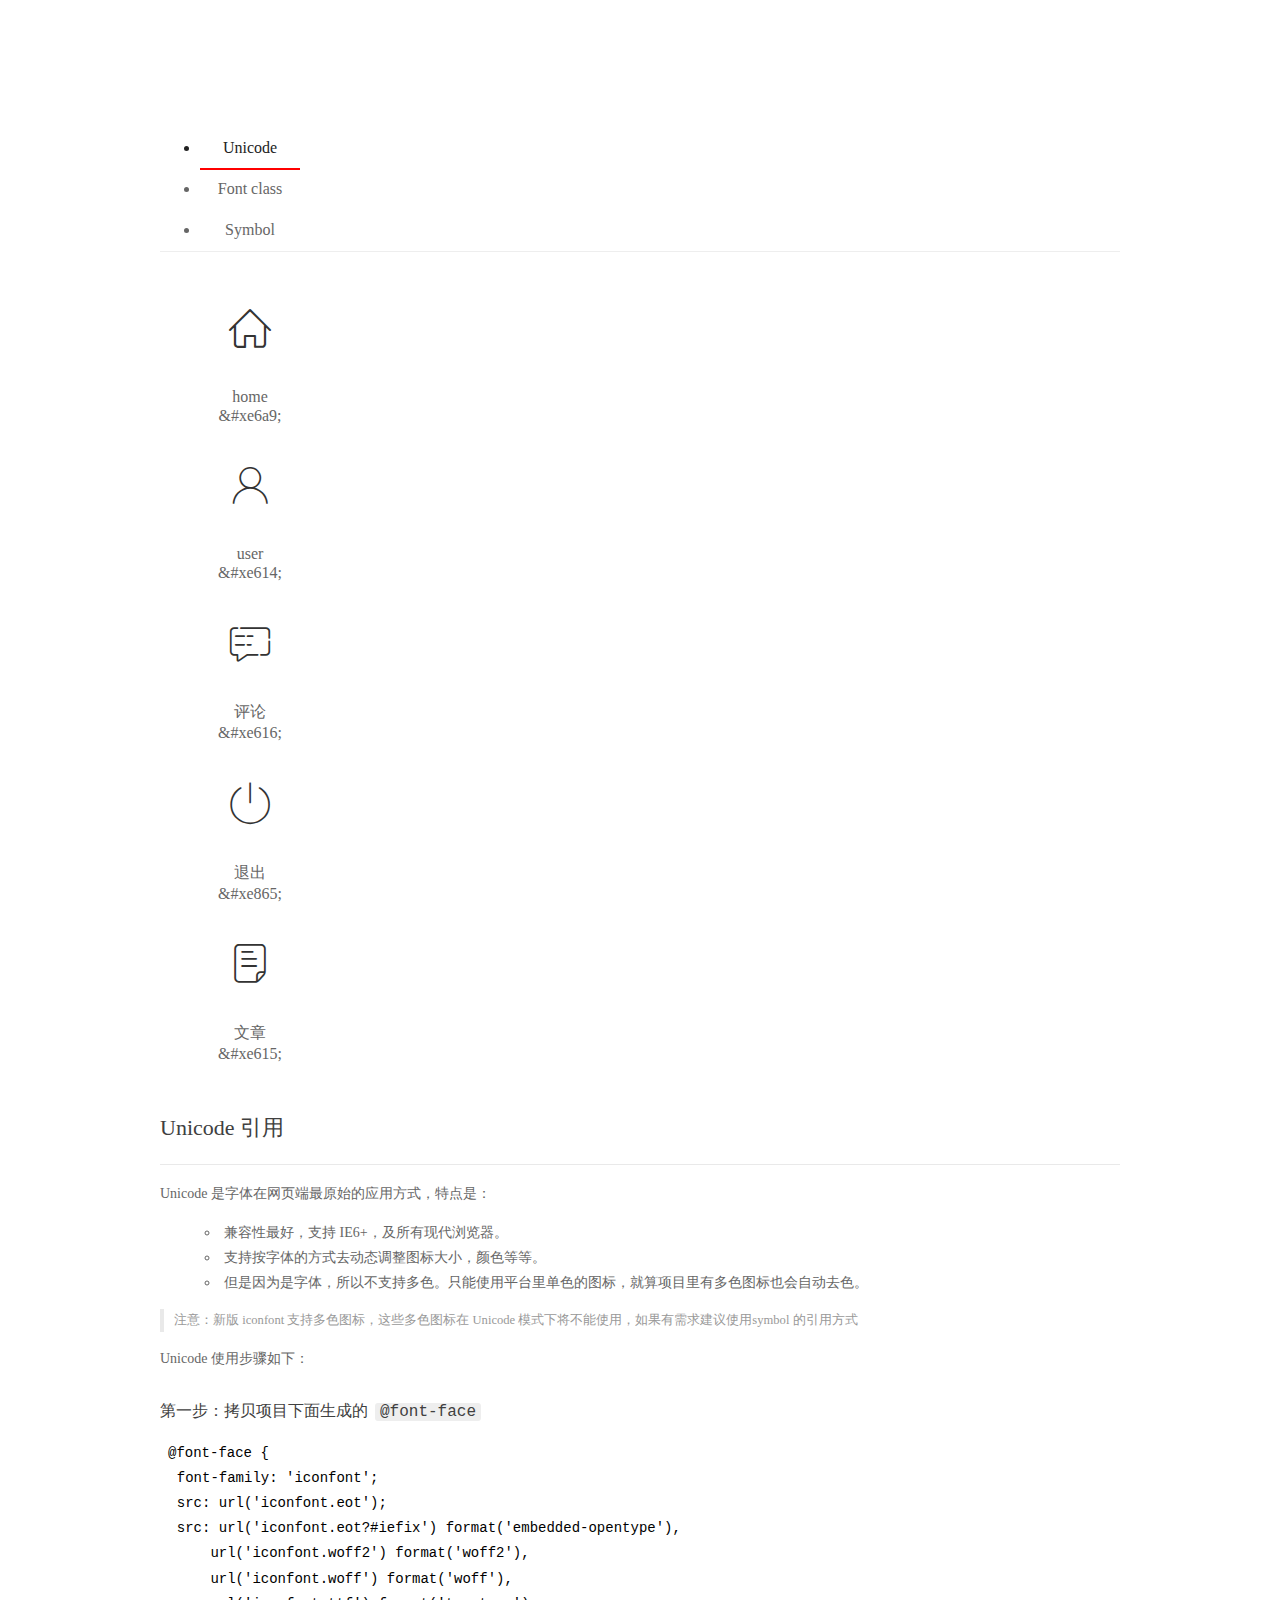
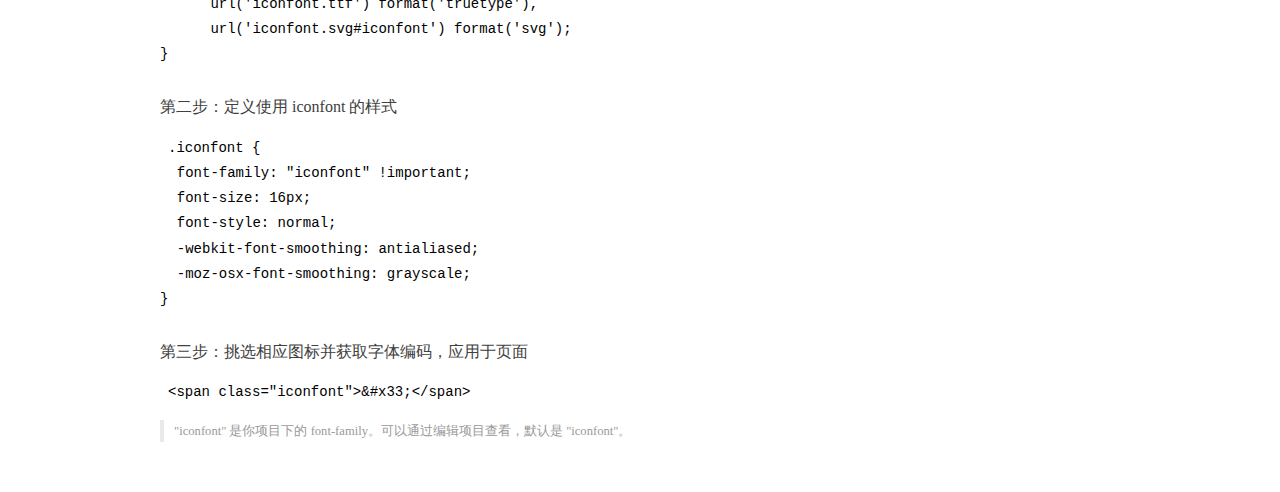
<file: fonts/demo_index.html>
<!DOCTYPE html>
<html>
<head>
  <meta charset="utf-8"/>
  <title>IconFont Demo</title>
  <link rel="shortcut icon" href="https://gtms04.alicdn.com/tps/i4/TB1_oz6GVXXXXaFXpXXJDFnIXXX-64-64.ico" type="image/x-icon"/>
  <link rel="stylesheet" href="https://g.alicdn.com/thx/cube/1.3.2/cube.min.css">
  <link rel="stylesheet" href="demo.css">
  <link rel="stylesheet" href="iconfont.css">
  <script src="iconfont.js"></script>
  <!-- jQuery -->
  <script src="https://a1.alicdn.com/oss/uploads/2018/12/26/7bfddb60-08e8-11e9-9b04-53e73bb6408b.js"></script>
  <!-- 代码高亮 -->
  <script src="https://a1.alicdn.com/oss/uploads/2018/12/26/a3f714d0-08e6-11e9-8a15-ebf944d7534c.js"></script>
</head>
<body>
  <div class="main">
    <h1 class="logo"><a href="https://www.iconfont.cn/" title="iconfont 首页" target="_blank">&#xe86b;</a></h1>
    <div class="nav-tabs">
      <ul id="tabs" class="dib-box">
        <li class="dib active"><span>Unicode</span></li>
        <li class="dib"><span>Font class</span></li>
        <li class="dib"><span>Symbol</span></li>
      </ul>
      
    </div>
    <div class="tab-container">
      <div class="content unicode" style="display: block;">
          <ul class="icon_lists dib-box">
          
            <li class="dib">
              <span class="icon iconfont">&#xe6a9;</span>
                <div class="name">home</div>
                <div class="code-name">&amp;#xe6a9;</div>
              </li>
          
            <li class="dib">
              <span class="icon iconfont">&#xe614;</span>
                <div class="name">user</div>
                <div class="code-name">&amp;#xe614;</div>
              </li>
          
            <li class="dib">
              <span class="icon iconfont">&#xe616;</span>
                <div class="name">评论</div>
                <div class="code-name">&amp;#xe616;</div>
              </li>
          
            <li class="dib">
              <span class="icon iconfont">&#xe865;</span>
                <div class="name">退出</div>
                <div class="code-name">&amp;#xe865;</div>
              </li>
          
            <li class="dib">
              <span class="icon iconfont">&#xe615;</span>
                <div class="name">文章</div>
                <div class="code-name">&amp;#xe615;</div>
              </li>
          
          </ul>
          <div class="article markdown">
          <h2 id="unicode-">Unicode 引用</h2>
          <hr>

          <p>Unicode 是字体在网页端最原始的应用方式，特点是：</p>
          <ul>
            <li>兼容性最好，支持 IE6+，及所有现代浏览器。</li>
            <li>支持按字体的方式去动态调整图标大小，颜色等等。</li>
            <li>但是因为是字体，所以不支持多色。只能使用平台里单色的图标，就算项目里有多色图标也会自动去色。</li>
          </ul>
          <blockquote>
            <p>注意：新版 iconfont 支持多色图标，这些多色图标在 Unicode 模式下将不能使用，如果有需求建议使用symbol 的引用方式</p>
          </blockquote>
          <p>Unicode 使用步骤如下：</p>
          <h3 id="-font-face">第一步：拷贝项目下面生成的 <code>@font-face</code></h3>
<pre><code class="language-css"
>@font-face {
  font-family: 'iconfont';
  src: url('iconfont.eot');
  src: url('iconfont.eot?#iefix') format('embedded-opentype'),
      url('iconfont.woff2') format('woff2'),
      url('iconfont.woff') format('woff'),
      url('iconfont.ttf') format('truetype'),
      url('iconfont.svg#iconfont') format('svg');
}
</code></pre>
          <h3 id="-iconfont-">第二步：定义使用 iconfont 的样式</h3>
<pre><code class="language-css"
>.iconfont {
  font-family: "iconfont" !important;
  font-size: 16px;
  font-style: normal;
  -webkit-font-smoothing: antialiased;
  -moz-osx-font-smoothing: grayscale;
}
</code></pre>
          <h3 id="-">第三步：挑选相应图标并获取字体编码，应用于页面</h3>
<pre>
<code class="language-html"
>&lt;span class="iconfont"&gt;&amp;#x33;&lt;/span&gt;
</code></pre>
          <blockquote>
            <p>"iconfont" 是你项目下的 font-family。可以通过编辑项目查看，默认是 "iconfont"。</p>
          </blockquote>
          </div>
      </div>
      <div class="content font-class">
        <ul class="icon_lists dib-box">
          
          <li class="dib">
            <span class="icon iconfont icon-home"></span>
            <div class="name">
              home
            </div>
            <div class="code-name">.icon-home
            </div>
          </li>
          
          <li class="dib">
            <span class="icon iconfont icon-user"></span>
            <div class="name">
              user
            </div>
            <div class="code-name">.icon-user
            </div>
          </li>
          
          <li class="dib">
            <span class="icon iconfont icon-pinglun"></span>
            <div class="name">
              评论
            </div>
            <div class="code-name">.icon-pinglun
            </div>
          </li>
          
          <li class="dib">
            <span class="icon iconfont icon-tuichu"></span>
            <div class="name">
              退出
            </div>
            <div class="code-name">.icon-tuichu
            </div>
          </li>
          
          <li class="dib">
            <span class="icon iconfont icon-16"></span>
            <div class="name">
              文章
            </div>
            <div class="code-name">.icon-16
            </div>
          </li>
          
        </ul>
        <div class="article markdown">
        <h2 id="font-class-">font-class 引用</h2>
        <hr>

        <p>font-class 是 Unicode 使用方式的一种变种，主要是解决 Unicode 书写不直观，语意不明确的问题。</p>
        <p>与 Unicode 使用方式相比，具有如下特点：</p>
        <ul>
          <li>兼容性良好，支持 IE8+，及所有现代浏览器。</li>
          <li>相比于 Unicode 语意明确，书写更直观。可以很容易分辨这个 icon 是什么。</li>
          <li>因为使用 class 来定义图标，所以当要替换图标时，只需要修改 class 里面的 Unicode 引用。</li>
          <li>不过因为本质上还是使用的字体，所以多色图标还是不支持的。</li>
        </ul>
        <p>使用步骤如下：</p>
        <h3 id="-fontclass-">第一步：引入项目下面生成的 fontclass 代码：</h3>
<pre><code class="language-html">&lt;link rel="stylesheet" href="./iconfont.css"&gt;
</code></pre>
        <h3 id="-">第二步：挑选相应图标并获取类名，应用于页面：</h3>
<pre><code class="language-html">&lt;span class="iconfont icon-xxx"&gt;&lt;/span&gt;
</code></pre>
        <blockquote>
          <p>"
            iconfont" 是你项目下的 font-family。可以通过编辑项目查看，默认是 "iconfont"。</p>
        </blockquote>
      </div>
      </div>
      <div class="content symbol">
          <ul class="icon_lists dib-box">
          
            <li class="dib">
                <svg class="icon svg-icon" aria-hidden="true">
                  <use xlink:href="#icon-home"></use>
                </svg>
                <div class="name">home</div>
                <div class="code-name">#icon-home</div>
            </li>
          
            <li class="dib">
                <svg class="icon svg-icon" aria-hidden="true">
                  <use xlink:href="#icon-user"></use>
                </svg>
                <div class="name">user</div>
                <div class="code-name">#icon-user</div>
            </li>
          
            <li class="dib">
                <svg class="icon svg-icon" aria-hidden="true">
                  <use xlink:href="#icon-pinglun"></use>
                </svg>
                <div class="name">评论</div>
                <div class="code-name">#icon-pinglun</div>
            </li>
          
            <li class="dib">
                <svg class="icon svg-icon" aria-hidden="true">
                  <use xlink:href="#icon-tuichu"></use>
                </svg>
                <div class="name">退出</div>
                <div class="code-name">#icon-tuichu</div>
            </li>
          
            <li class="dib">
                <svg class="icon svg-icon" aria-hidden="true">
                  <use xlink:href="#icon-16"></use>
                </svg>
                <div class="name">文章</div>
                <div class="code-name">#icon-16</div>
            </li>
          
          </ul>
          <div class="article markdown">
          <h2 id="symbol-">Symbol 引用</h2>
          <hr>

          <p>这是一种全新的使用方式，应该说这才是未来的主流，也是平台目前推荐的用法。相关介绍可以参考这篇<a href="">文章</a>
            这种用法其实是做了一个 SVG 的集合，与另外两种相比具有如下特点：</p>
          <ul>
            <li>支持多色图标了，不再受单色限制。</li>
            <li>通过一些技巧，支持像字体那样，通过 <code>font-size</code>, <code>color</code> 来调整样式。</li>
            <li>兼容性较差，支持 IE9+，及现代浏览器。</li>
            <li>浏览器渲染 SVG 的性能一般，还不如 png。</li>
          </ul>
          <p>使用步骤如下：</p>
          <h3 id="-symbol-">第一步：引入项目下面生成的 symbol 代码：</h3>
<pre><code class="language-html">&lt;script src="./iconfont.js"&gt;&lt;/script&gt;
</code></pre>
          <h3 id="-css-">第二步：加入通用 CSS 代码（引入一次就行）：</h3>
<pre><code class="language-html">&lt;style&gt;
.icon {
  width: 1em;
  height: 1em;
  vertical-align: -0.15em;
  fill: currentColor;
  overflow: hidden;
}
&lt;/style&gt;
</code></pre>
          <h3 id="-">第三步：挑选相应图标并获取类名，应用于页面：</h3>
<pre><code class="language-html">&lt;svg class="icon" aria-hidden="true"&gt;
  &lt;use xlink:href="#icon-xxx"&gt;&lt;/use&gt;
&lt;/svg&gt;
</code></pre>
          </div>
      </div>

    </div>
  </div>
  <script>
  $(document).ready(function () {
      $('.tab-container .content:first').show()

      $('#tabs li').click(function (e) {
        var tabContent = $('.tab-container .content')
        var index = $(this).index()

        if ($(this).hasClass('active')) {
          return
        } else {
          $('#tabs li').removeClass('active')
          $(this).addClass('active')

          tabContent.hide().eq(index).fadeIn()
        }
      })
    })
  </script>
</body>
</html>
</file>
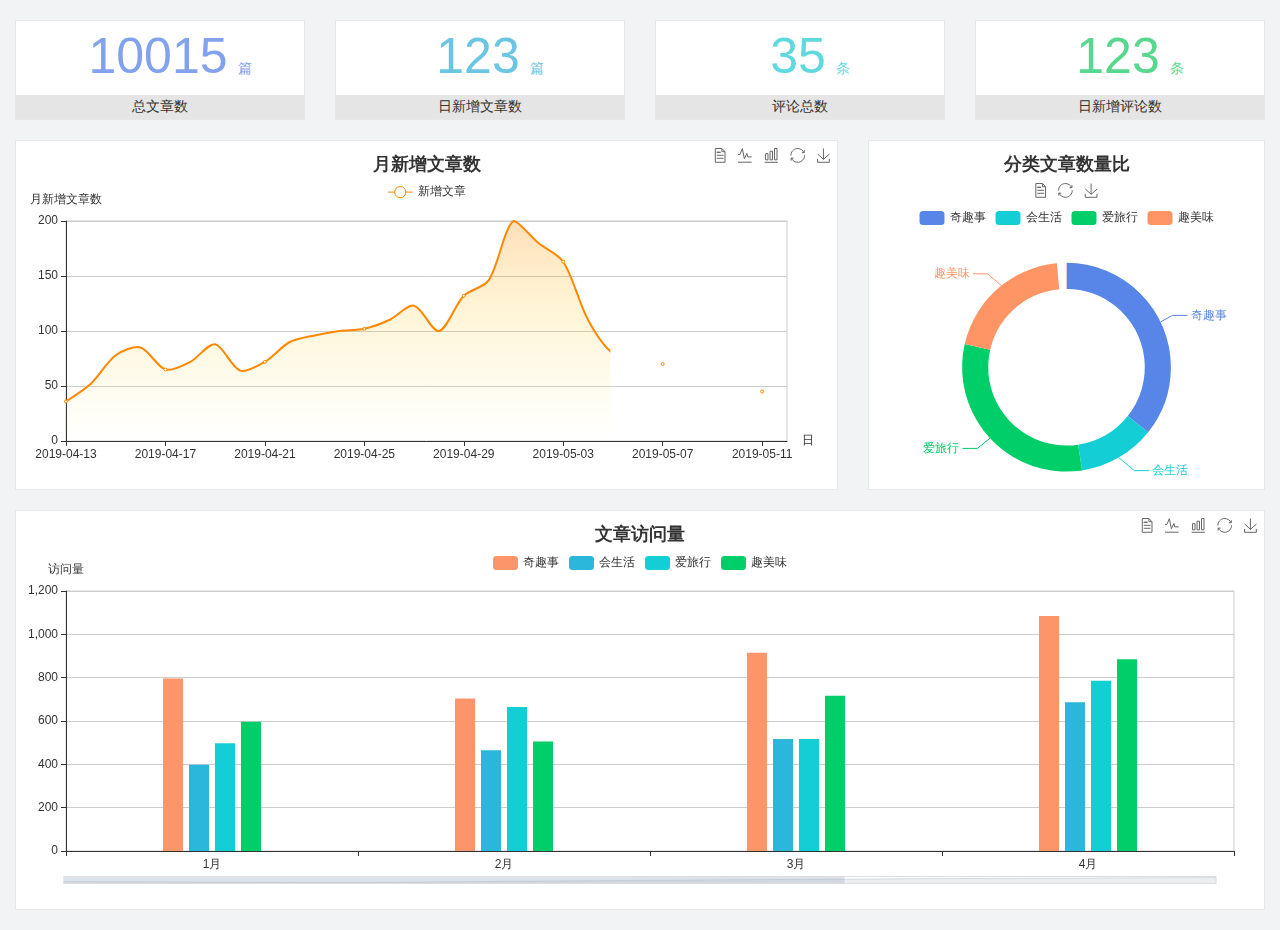
<file: home/dashboard.html>
<!DOCTYPE html>
<html lang="en">

<head>
    <meta charset="UTF-8">
    <meta name="viewport" content="width=device-width, initial-scale=1.0">
    <meta http-equiv="X-UA-Compatible" content="ie=edge">
    <title>图表统计</title>
    <link rel="stylesheet" href="../lib/bootstrap.css" />
    <link rel="stylesheet" href="../lib/main.css" />
    <script src="../lib/jquery.js"></script>
    <script type="text/javascript" src="../lib/echarts.min.js"></script>
</head>

<body>
    <div class="container-fluid">
        <div class="row spannel_list">
            <div class="col-sm-3 col-xs-6">
                <div class="spannel">
                    <em>10015</em><span>篇</span>
                    <b>总文章数</b>
                </div>
            </div>
            <div class="col-sm-3 col-xs-6">
                <div class="spannel scolor01">
                    <em>123</em><span>篇</span>
                    <b>日新增文章数</b>
                </div>
            </div>
            <div class="col-sm-3 col-xs-6">
                <div class="spannel scolor02">
                    <em>35</em><span>条</span>
                    <b>评论总数</b>
                </div>
            </div>
            <div class="col-sm-3 col-xs-6">
                <div class="spannel scolor03">
                    <em>123</em><span>条</span>
                    <b>日新增评论数</b>
                </div>
            </div>
        </div>
    </div>

    <div class="container-fluid">
        <div class="row curve-pie">
            <div class="col-lg-8 col-md-8">
                <div class="gragh_pannel" id="curve_show"></div>
            </div>
            <div class="col-lg-4 col-md-4">
                <div class="gragh_pannel" id="pie_show"></div>
            </div>
        </div>
    </div>

    <div class="container-fluid">
        <div class="column_pannel" id="column_show"></div>
    </div>

    <script>
        var oChart = echarts.init(document.getElementById('curve_show'));
        var aList_all = [{
            'count': 36,
            'date': '2019-04-13'
        }, {
            'count': 52,
            'date': '2019-04-14'
        }, {
            'count': 78,
            'date': '2019-04-15'
        }, {
            'count': 85,
            'date': '2019-04-16'
        }, {
            'count': 65,
            'date': '2019-04-17'
        }, {
            'count': 72,
            'date': '2019-04-18'
        }, {
            'count': 88,
            'date': '2019-04-19'
        }, {
            'count': 64,
            'date': '2019-04-20'
        }, {
            'count': 72,
            'date': '2019-04-21'
        }, {
            'count': 90,
            'date': '2019-04-22'
        }, {
            'count': 96,
            'date': '2019-04-23'
        }, {
            'count': 100,
            'date': '2019-04-24'
        }, {
            'count': 102,
            'date': '2019-04-25'
        }, {
            'count': 110,
            'date': '2019-04-26'
        }, {
            'count': 123,
            'date': '2019-04-27'
        }, {
            'count': 100,
            'date': '2019-04-28'
        }, {
            'count': 132,
            'date': '2019-04-29'
        }, {
            'count': 146,
            'date': '2019-04-30'
        }, {
            'count': 200,
            'date': '2019-05-01'
        }, {
            'count': 180,
            'date': '2019-05-02'
        }, {
            'count': 163,
            'date': '2019-05-03'
        }, {
            'count': 110,
            'date': '2019-05-04'
        }, {
            'count': 80,
            'date': '2019-05-05'
        }, {
            'count': 82,
            'date': '2019-05-06'
        }, {
            'count': 70,
            'date': '2019-05-07'
        }, {
            'count': 65,
            'date': '2019-05-08'
        }, {
            'count': 54,
            'date': '2019-05-09'
        }, {
            'count': 40,
            'date': '2019-05-10'
        }, {
            'count': 45,
            'date': '2019-05-11'
        }, {
            'count': 38,
            'date': '2019-05-12'
        }, ];

        let aCount = [];
        let aDate = [];

        for (var i = 0; i < aList_all.length; i++) {
            aCount.push(aList_all[i].count);
            aDate.push(aList_all[i].date);
        }

        var chartopt = {
            title: {
                text: '月新增文章数',
                left: 'center',
                top: '10'
            },
            tooltip: {
                trigger: 'axis'
            },
            legend: {
                data: ['新增文章'],
                top: '40'
            },
            toolbox: {
                show: true,
                feature: {
                    mark: {
                        show: true
                    },
                    dataView: {
                        show: true,
                        readOnly: false
                    },
                    magicType: {
                        show: true,
                        type: ['line', 'bar']
                    },
                    restore: {
                        show: true
                    },
                    saveAsImage: {
                        show: true
                    }
                }
            },
            calculable: true,
            xAxis: [{
                name: '日',
                type: 'category',
                boundaryGap: false,
                data: aDate
            }],
            yAxis: [{
                name: '月新增文章数',
                type: 'value'
            }],
            series: [{
                name: '新增文章',
                type: 'line',
                smooth: true,
                itemStyle: {
                    normal: {
                        areaStyle: {
                            type: 'default'
                        },
                        color: '#f80'
                    },
                    lineStyle: {
                        color: '#f80'
                    }
                },
                data: aCount
            }],
            areaStyle: {
                normal: {
                    color: new echarts.graphic.LinearGradient(0, 0, 0, 1, [{
                        offset: 0,
                        color: 'rgba(255,136,0,0.39)'
                    }, {
                        offset: .34,
                        color: 'rgba(255,180,0,0.25)'
                    }, {
                        offset: 1,
                        color: 'rgba(255,222,0,0.00)'
                    }])

                }
            },
            grid: {
                show: true,
                x: 50,
                x2: 50,
                y: 80,
                height: 220
            }
        };

        oChart.setOption(chartopt);


        var oPie = echarts.init(document.getElementById('pie_show'));
        var oPieopt = {
            title: {
                top: 10,
                text: '分类文章数量比',
                x: 'center'
            },
            tooltip: {
                trigger: 'item',
                formatter: "{a} <br/>{b} : {c} ({d}%)"
            },
            color: ['#5885e8', '#13cfd5', '#00ce68', '#ff9565'],
            legend: {
                x: 'center',
                top: 65,
                data: ['奇趣事', '会生活', '爱旅行', '趣美味']
            },
            toolbox: {
                show: true,
                x: 'center',
                top: 35,
                feature: {
                    mark: {
                        show: true
                    },
                    dataView: {
                        show: true,
                        readOnly: false
                    },
                    magicType: {
                        show: true,
                        type: ['pie', 'funnel'],
                        option: {
                            funnel: {
                                x: '25%',
                                width: '50%',
                                funnelAlign: 'left',
                                max: 1548
                            }
                        }
                    },
                    restore: {
                        show: true
                    },
                    saveAsImage: {
                        show: true
                    }
                }
            },
            calculable: true,
            series: [{
                name: '访问来源',
                type: 'pie',
                radius: ['45%', '60%'],
                center: ['50%', '65%'],
                data: [{
                    value: 300,
                    name: '奇趣事'
                }, {
                    value: 100,
                    name: '会生活'
                }, {
                    value: 260,
                    name: '爱旅行'
                }, {
                    value: 180,
                    name: '趣美味'
                }]
            }]
        };
        oPie.setOption(oPieopt);



        var oColumn = this.echarts.init(document.getElementById('column_show'));
        var oColumnopt = {
            title: {
                text: '文章访问量',
                left: 'center',
                top: '10'
            },
            tooltip: {
                trigger: 'axis'
            },
            legend: {
                data: ['奇趣事', '会生活', '爱旅行', '趣美味'],
                top: '40'
            },
            toolbox: {
                show: true,
                feature: {
                    mark: {
                        show: true
                    },
                    dataView: {
                        show: true,
                        readOnly: false
                    },
                    magicType: {
                        show: true,
                        type: ['line', 'bar']
                    },
                    restore: {
                        show: true
                    },
                    saveAsImage: {
                        show: true
                    }
                }
            },
            calculable: true,
            xAxis: [{
                type: 'category',
                data: ['1月', '2月', '3月', '4月', '5月']
            }],
            yAxis: [{
                name: '访问量',
                type: 'value'
            }],
            series: [{
                name: '奇趣事',
                type: 'bar',
                barWidth: 20,
                itemStyle: {
                    normal: {
                        areaStyle: {
                            type: 'default'
                        },
                        color: '#fd956a'
                    }
                },
                data: [800, 708, 920, 1090, 1200]
            }, {
                name: '会生活',
                type: 'bar',
                barWidth: 20,
                itemStyle: {
                    normal: {
                        areaStyle: {
                            type: 'default'
                        },
                        color: '#2bb6db'
                    }
                },
                data: [400, 468, 520, 690, 800]
            }, {
                name: '爱旅行',
                type: 'bar',
                barWidth: 20,
                itemStyle: {
                    normal: {
                        areaStyle: {
                            type: 'default'
                        },
                        color: '#13cfd5'
                    }
                },
                data: [500, 668, 520, 790, 900]
            }, {
                name: '趣美味',
                type: 'bar',
                barWidth: 20,
                itemStyle: {
                    normal: {
                        areaStyle: {
                            type: 'default'
                        },
                        color: '#00ce68'
                    }
                },
                data: [600, 508, 720, 890, 1000]
            }],
            grid: {
                show: true,
                x: 50,
                x2: 30,
                y: 80,
                height: 260
            },
            dataZoom: [ //给x轴设置滚动条
                {
                    start: 0, //默认为0
                    end: 100 - 1000 / 31, //默认为100
                    type: 'slider',
                    show: true,
                    xAxisIndex: [0],
                    handleSize: 0, //滑动条的 左右2个滑动条的大小
                    height: 8, //组件高度
                    left: 45, //左边的距离
                    right: 50, //右边的距离
                    bottom: 26, //右边的距离
                    handleColor: '#ddd', //h滑动图标的颜色
                    handleStyle: {
                        borderColor: "#cacaca",
                        borderWidth: "1",
                        shadowBlur: 2,
                        background: "#ddd",
                        shadowColor: "#ddd",
                    }
                }
            ]
        };
        oColumn.setOption(oColumnopt);
    </script>
</body>

</html>
</file>
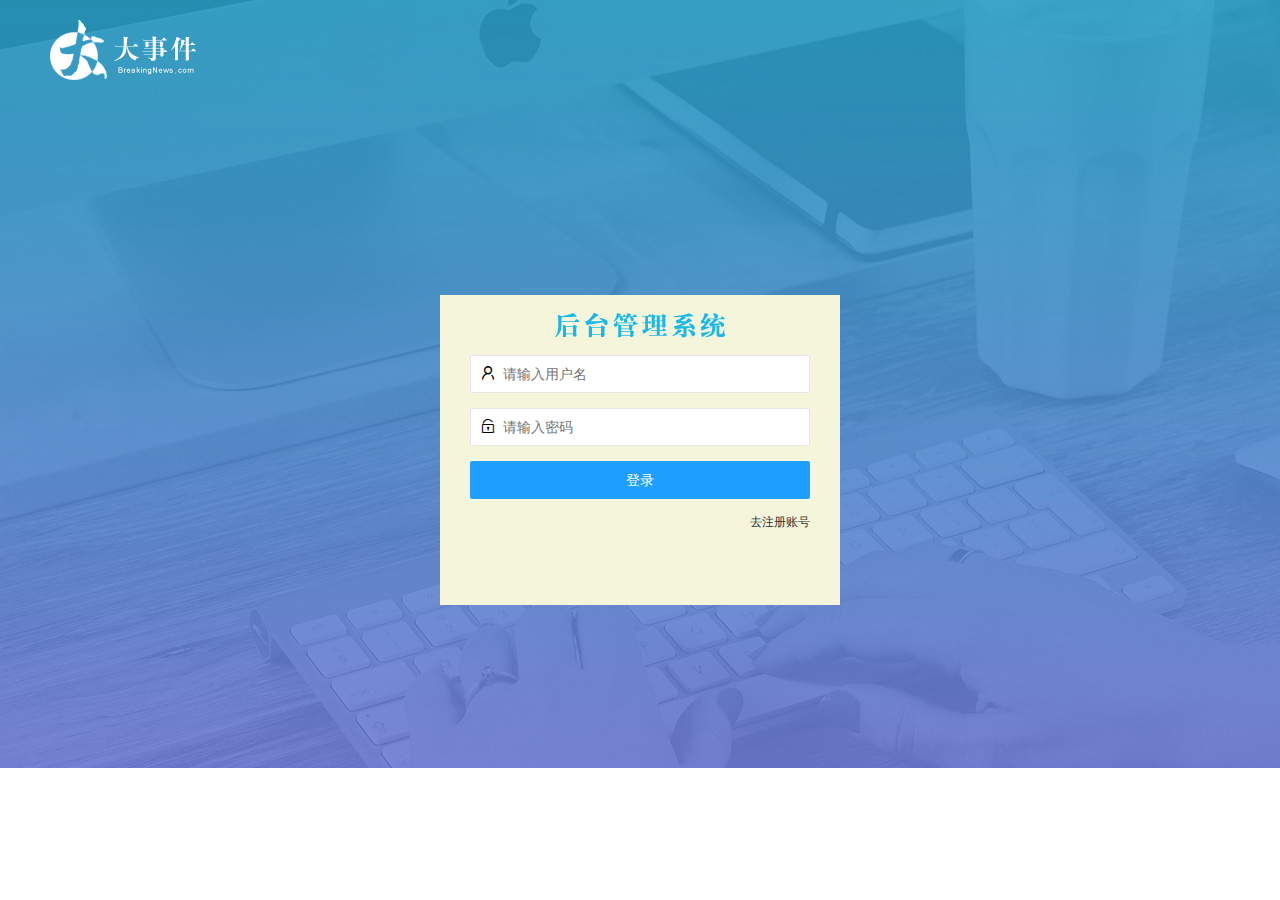
<file: html/login.html>
<!DOCTYPE html>
<html lang="en">

<head>
    <meta charset="UTF-8">
    <meta http-equiv="X-UA-Compatible" content="IE=edge">
    <meta name="viewport" content="width=device-width, initial-scale=1.0">
    <title>Document</title>
    <link rel="stylesheet" href="../CSS/login.css">
    <link rel="stylesheet" href="../lib/layui/css/layui.css">
</head>

<body>
    <div class="logo">
        <img src="../images/logo.png">
    </div>
    <div class="box">
        <div class="title-box">
        </div>
        <!-- 登入 -->
        <!-- 登录的div -->
        <div class="login-box">
            <!-- 登录的表单 -->
            <form class="layui-form" action="" id="login_form">
                <!-- 用户名 -->
                <div class="layui-form-item">
                    <i class="layui-icon layui-icon-username"></i>
                    <input type="text" name="username" required lay-verify="required" placeholder="请输入用户名" autocomplete="off" class="layui-input" />
                </div>
                <!-- 密码 -->
                <div class="layui-form-item">
                    <i class="layui-icon layui-icon-password"></i>
                    <input type="password" name="password" required lay-verify="required|pwd" placeholder="请输入密码" autocomplete="off" class="layui-input" />
                </div>
                <!-- 登录按钮 -->
                <div class="layui-form-item">
                    <!-- 注意：表单提交按钮和普通按钮的区别，就是 lay-submit 属性 -->
                    <button class="layui-btn layui-btn-fluid layui-btn-normal" lay-submit>登录</button>
                </div>
                <div class="layui-form-item links">
                    <a href="javascript:;" id="link_reg">去注册账号</a>
                </div>
            </form>
        </div>
        <!-- 注册的div -->
        <div class="reg-box">
            <!-- 注册的表单 -->
            <form class="layui-form" action="" id="reg_form">
                <!-- 用户名 -->
                <div class="layui-form-item">
                    <i class="layui-icon layui-icon-username"></i>
                    <input type="text" name="username" required lay-verify="required" placeholder="请输入用户名" autocomplete="off" class="layui-input" />
                </div>
                <!-- 密码 -->
                <div class="layui-form-item">
                    <i class="layui-icon layui-icon-password"></i>
                    <input type="password" name="password" required lay-verify="required|pwd" placeholder="请输入密码" autocomplete="off" class="layui-input" />
                </div>
                <!-- 密码确认框 -->
                <div class="layui-form-item">
                    <i class="layui-icon layui-icon-password"></i>
                    <input type="password" name="repassword" required lay-verify="required|pwd|repwd" placeholder="再次确认密码" autocomplete="off" class="layui-input" />
                </div>
                <!-- 注册按钮 -->
                <div class="layui-form-item">
                    <!-- 注意：表单提交按钮和普通按钮的区别，就是 lay-submit 属性 -->
                    <button class="layui-btn layui-btn-fluid layui-btn-normal" lay-submit>注册</button>
                </div>
                <div class="layui-form-item links">
                    <a href="javascript:;" id="link_login">去登录</a>
                </div>
            </form>
        </div>
    </div>
</body>
<script src="../lib/jquery.js"></script>
<script src="../lib/layui/layui.all.js"></script>
<script src="../API/baseApi.js"></script>
<script src="../JS/login.js"></script>

</html>
</file>
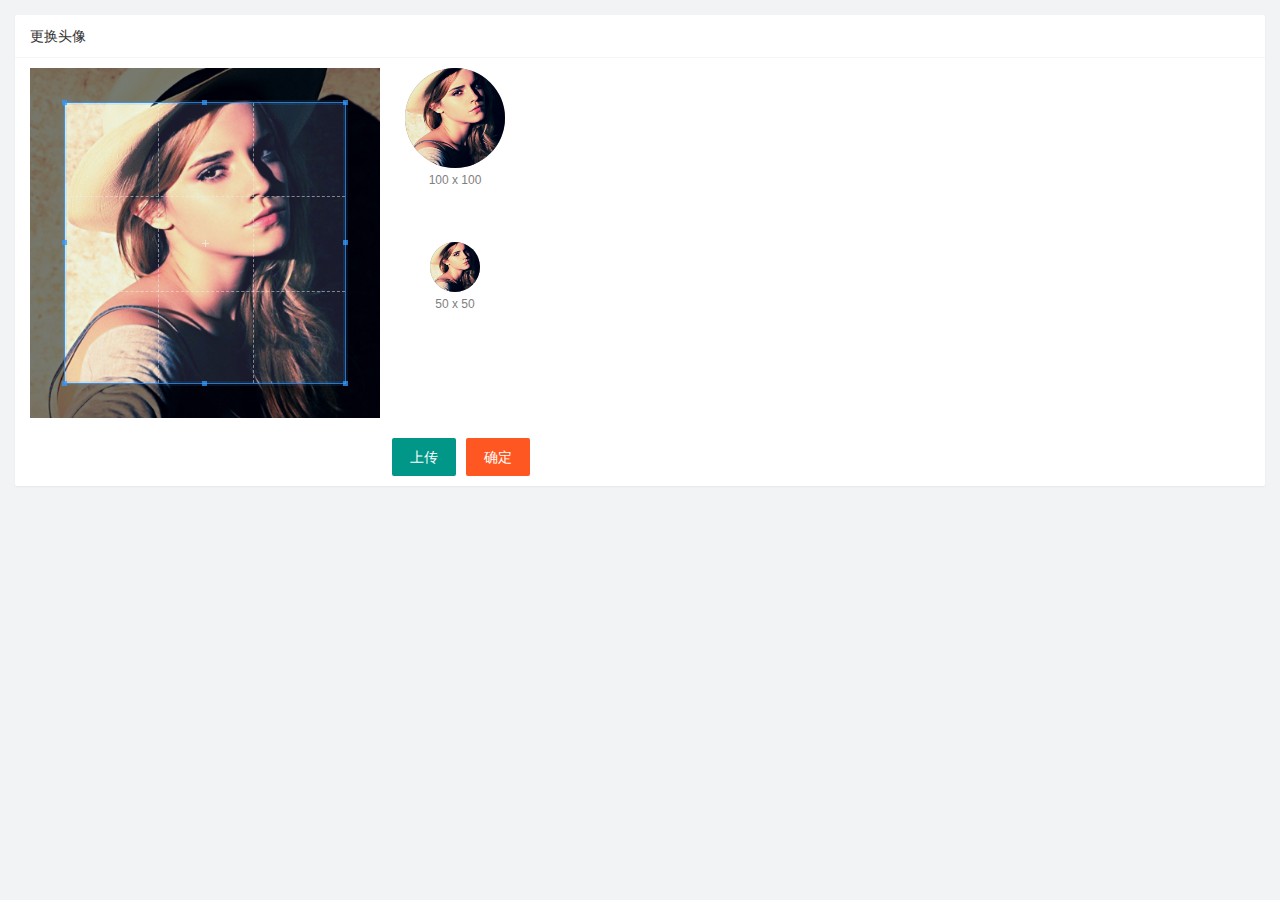
<file: html/user/user_avatar.html>
<!DOCTYPE html>
<html lang="en">

<head>
    <meta charset="UTF-8" />
    <meta name="viewport" content="width=device-width, initial-scale=1.0" />
    <title>Document</title>
    <link rel="stylesheet" href="../../lib/layui/css/layui.css" />
    <link rel="stylesheet" href="../../CSS/user/user_avatar.css" />
    <link rel="stylesheet" href="../../lib/cropper/cropper.css" />
</head>

<body>
    <!-- 卡片区域 -->
    <div class="layui-card">
        <div class="layui-card-header">更换头像</div>
        <div class="layui-card-body">
            <!-- 第一行的图片裁剪和预览区域 -->
            <div class="row1">
                <!-- 图片裁剪区域 -->
                <div class="cropper-box">
                    <!-- 这个 img 标签很重要，将来会把它初始化为裁剪区域 -->
                    <img id="image" src="../../images/sample.jpg" />
                </div>
                <!-- 图片的预览区域 -->
                <div class="preview-box">
                    <div>
                        <!-- 宽高为 100px 的预览区域 -->
                        <div class="img-preview w100"></div>
                        <p class="size">100 x 100</p>
                    </div>
                    <div>
                        <!-- 宽高为 50px 的预览区域 -->
                        <div class="img-preview w50"></div>
                        <p class="size">50 x 50</p>
                    </div>
                </div>
            </div>
            <input type="file" id="file" accept="image/png,image/jpeg" />
            <!-- 第二行的按钮区域 -->
            <div class="row2">
                <button type="button" class="layui-btn" id="btnChooseImage">上传</button>
                <button type="button" class="layui-btn layui-btn-danger">确定</button>
            </div>
        </div>
    </div>
    <script src="../../lib/jquery.js"></script>
    <script src="../../lib/cropper/Cropper.js"></script>
    <script src="../../lib/cropper/jquery-cropper.js"></script>
    <script src="../../lib/layui/layui.all.js"></script>
    <script src="../../API/baseApi.js"></script>
    <script src="../../JS/user/user_avatar.js"></script>
</body>


</html>
</file>
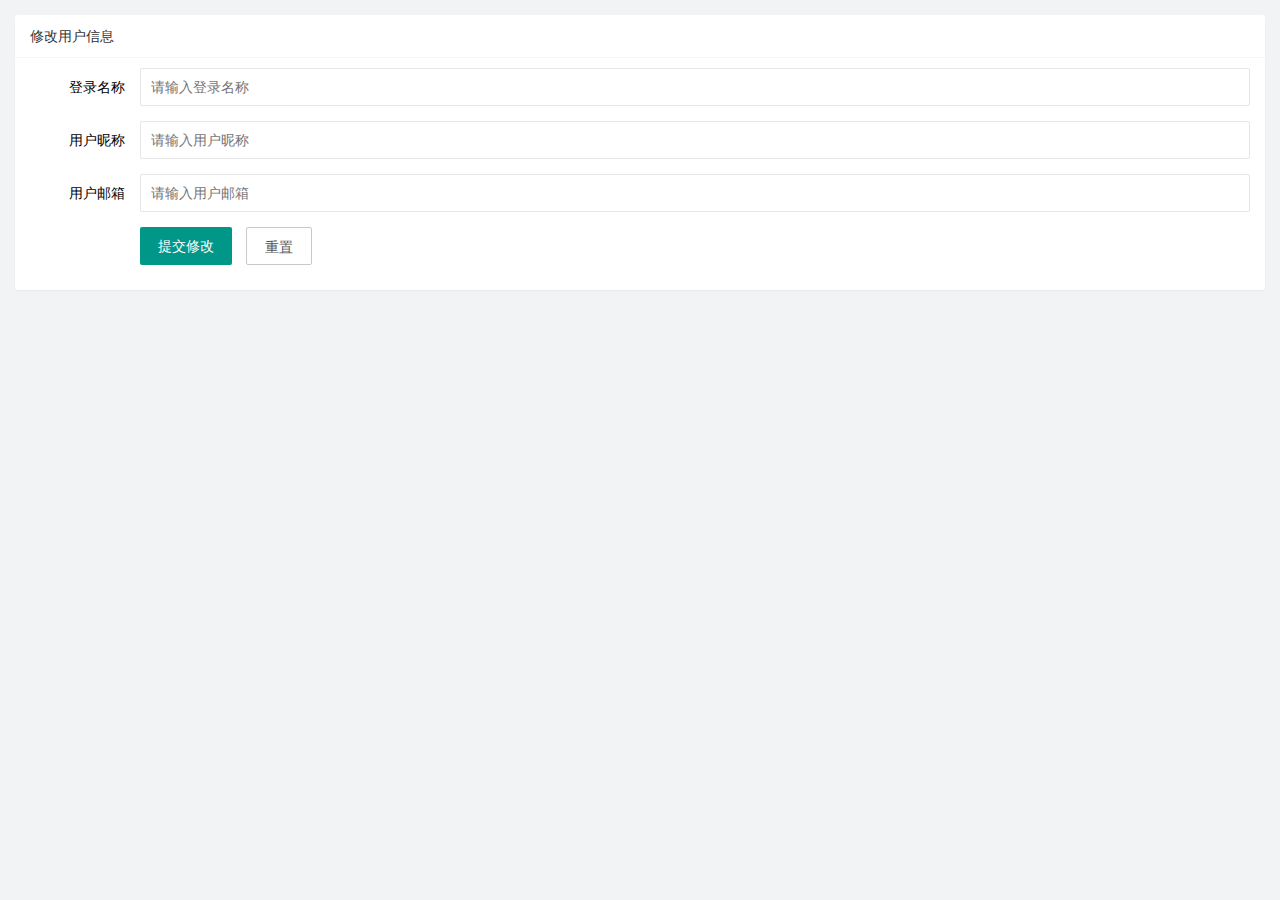
<file: html/user/user_info.html>
<!DOCTYPE html>
<html lang="en">

<head>
    <meta charset="UTF-8" />
    <meta name="viewport" content="width=device-width, initial-scale=1.0" />
    <title>Document</title>
    <!-- 导入 layui 的样式 -->
    <link rel="stylesheet" href="../../lib/layui/css/layui.css" />
    <!-- 导入自己的样式 -->
    <link rel="stylesheet" href="../../CSS/user/user_info.css" />
</head>

<body>
    <!-- 卡片区域 -->
    <div class="layui-card">
        <div class="layui-card-header">修改用户信息</div>
        <div class="layui-card-body">
            <!-- form 表单区域 -->
            <form class="layui-form" lay-filter="formUserInfo">
                <input type="hidden" name="id" value="" />
                <div class="layui-form-item">
                    <label class="layui-form-label">登录名称</label>
                    <div class="layui-input-block">
                        <input type="text" name="username" required lay-verify="required" placeholder="请输入登录名称" autocomplete="off" class="layui-input" readonly />
                    </div>
                </div>
                <div class="layui-form-item">
                    <label class="layui-form-label">用户昵称</label>
                    <div class="layui-input-block">
                        <input type="text" name="nickname" required lay-verify="required|nickname" placeholder="请输入用户昵称" autocomplete="off" class="layui-input" />
                    </div>
                </div>
                <div class="layui-form-item">
                    <label class="layui-form-label">用户邮箱</label>
                    <div class="layui-input-block">
                        <input type="text" name="email" required lay-verify="required|email" placeholder="请输入用户邮箱" autocomplete="off" class="layui-input" />
                    </div>
                </div>
                <div class="layui-form-item">
                    <div class="layui-input-block">
                        <button class="layui-btn" lay-submit lay-filter="formDemo" id="submitBtn">提交修改</button>
                        <button type="reset" class="layui-btn layui-btn-primary" id="btnReset">重置</button>
                    </div>
                </div>
            </form>
        </div>
    </div>
</body>
<!-- 导入 layui 的 js -->
<script src="../../lib/layui/layui.all.js"></script>
<!-- 导入 jquery -->
<script src="../..//lib/jquery.js"></script>
<script src="../../API/baseApi.js"></script>
<!-- 导入自己的 js -->
<script src="../../JS/user/user_info.js"></script>

</html>
</file>
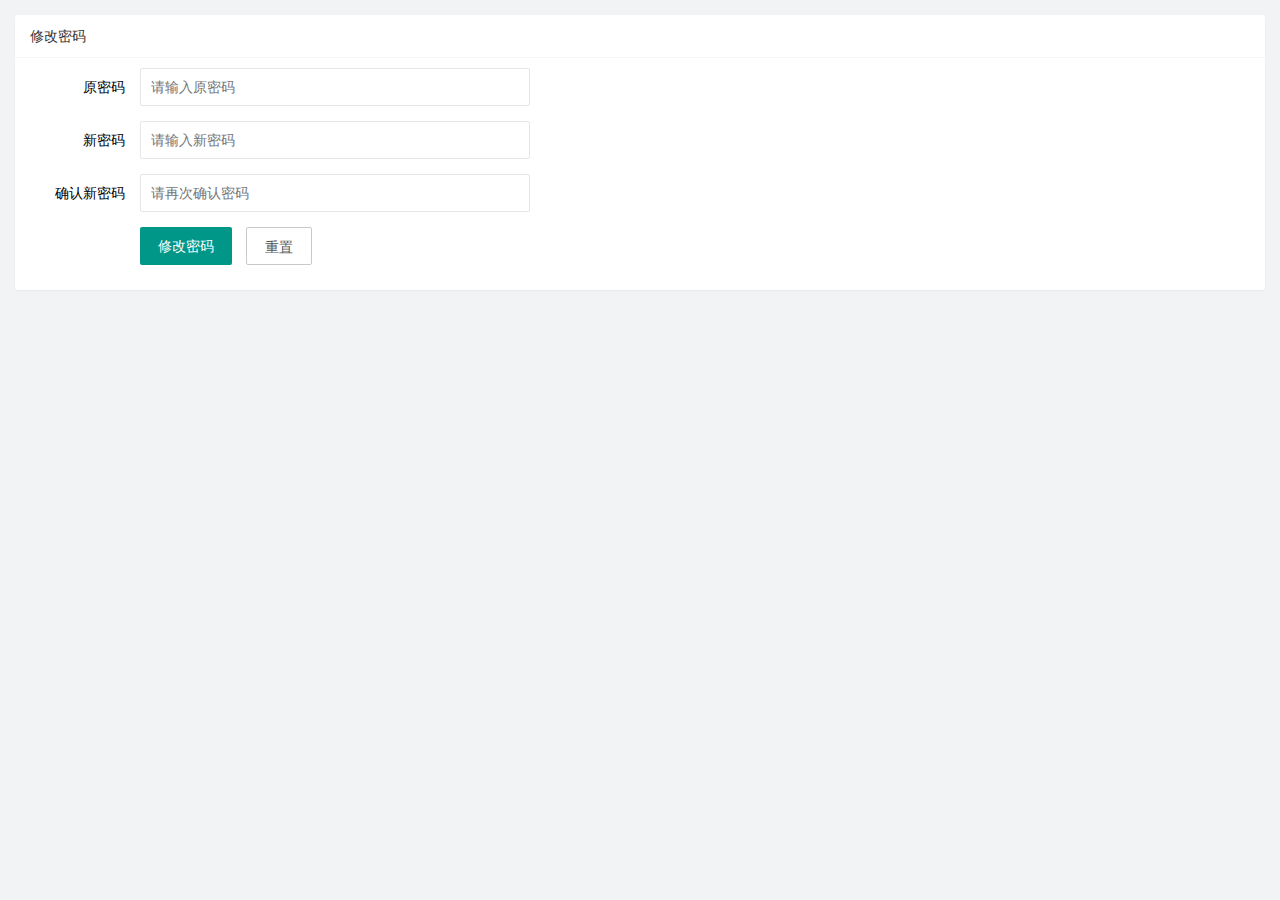
<file: html/user/user_pwd.html>
<!DOCTYPE html>
<html lang="en">

<head>
    <meta charset="UTF-8" />
    <meta name="viewport" content="width=device-width, initial-scale=1.0" />
    <title>Document</title>
    <link rel="stylesheet" href="../../lib/layui/css/layui.css" />
    <link rel="stylesheet" href="../../CSS/user/user_pwd.css" />
</head>

<body>
    <!-- 卡片区域 -->
    <div class="layui-card">
        <div class="layui-card-header">修改密码</div>
        <div class="layui-card-body">
            <form class="layui-form">
                <div class="layui-form-item">
                    <label class="layui-form-label">原密码</label>
                    <div class="layui-input-block">
                        <input type="password" name="oldPwd" required lay-verify="required|pwd" placeholder="请输入原密码" autocomplete="off" class="layui-input" />
                    </div>
                </div>
                <div class="layui-form-item">
                    <label class="layui-form-label">新密码</label>
                    <div class="layui-input-block">
                        <input type="password" name="newPwd" required lay-verify="required|pwd|samePwd" placeholder="请输入新密码" autocomplete="off" class="layui-input" />
                    </div>
                </div>
                <div class="layui-form-item">
                    <label class="layui-form-label">确认新密码</label>
                    <div class="layui-input-block">
                        <input type="password" name="rePwd" required lay-verify="required|pwd|rePwd" placeholder="请再次确认密码" autocomplete="off" class="layui-input" />
                    </div>
                </div>
                <div class="layui-form-item">
                    <div class="layui-input-block">
                        <button class="layui-btn" lay-submit lay-filter="formDemo">修改密码</button>
                        <button type="reset" class="layui-btn layui-btn-primary">重置</button>
                    </div>
                </div>
            </form>
        </div>
    </div>
</body>
<!-- 导入 layui 的 js -->
<script src="../../lib/layui/layui.all.js"></script>
<!-- 导入 jQuery -->
<script src="../../lib/jquery.js"></script>
<!-- 导入 baseAPI -->
<script src="../../API/baseApi.js"></script>
<!-- 导入自己的 js -->
<script src="../../JS/user/user_pwd.js"></script>

</html>
</file>
<file: fonts/demo.css>
/* Logo 字体 */
@font-face {
  font-family: "iconfont logo";
  src: url('https://at.alicdn.com/t/font_985780_km7mi63cihi.eot?t=1545807318834');
  src: url('https://at.alicdn.com/t/font_985780_km7mi63cihi.eot?t=1545807318834#iefix') format('embedded-opentype'),
    url('https://at.alicdn.com/t/font_985780_km7mi63cihi.woff?t=1545807318834') format('woff'),
    url('https://at.alicdn.com/t/font_985780_km7mi63cihi.ttf?t=1545807318834') format('truetype'),
    url('https://at.alicdn.com/t/font_985780_km7mi63cihi.svg?t=1545807318834#iconfont') format('svg');
}

.logo {
  font-family: "iconfont logo";
  font-size: 160px;
  font-style: normal;
  -webkit-font-smoothing: antialiased;
  -moz-osx-font-smoothing: grayscale;
}

/* tabs */
.nav-tabs {
  position: relative;
}

.nav-tabs .nav-more {
  position: absolute;
  right: 0;
  bottom: 0;
  height: 42px;
  line-height: 42px;
  color: #666;
}

#tabs {
  border-bottom: 1px solid #eee;
}

#tabs li {
  cursor: pointer;
  width: 100px;
  height: 40px;
  line-height: 40px;
  text-align: center;
  font-size: 16px;
  border-bottom: 2px solid transparent;
  position: relative;
  z-index: 1;
  margin-bottom: -1px;
  color: #666;
}


#tabs .active {
  border-bottom-color: #f00;
  color: #222;
}

.tab-container .content {
  display: none;
}

/* 页面布局 */
.main {
  padding: 30px 100px;
  width: 960px;
  margin: 0 auto;
}

.main .logo {
  color: #333;
  text-align: left;
  margin-bottom: 30px;
  line-height: 1;
  height: 110px;
  margin-top: -50px;
  overflow: hidden;
  *zoom: 1;
}

.main .logo a {
  font-size: 160px;
  color: #333;
}

.helps {
  margin-top: 40px;
}

.helps pre {
  padding: 20px;
  margin: 10px 0;
  border: solid 1px #e7e1cd;
  background-color: #fffdef;
  overflow: auto;
}

.icon_lists {
  width: 100% !important;
  overflow: hidden;
  *zoom: 1;
}

.icon_lists li {
  width: 100px;
  margin-bottom: 10px;
  margin-right: 20px;
  text-align: center;
  list-style: none !important;
  cursor: default;
}

.icon_lists li .code-name {
  line-height: 1.2;
}

.icon_lists .icon {
  display: block;
  height: 100px;
  line-height: 100px;
  font-size: 42px;
  margin: 10px auto;
  color: #333;
  -webkit-transition: font-size 0.25s linear, width 0.25s linear;
  -moz-transition: font-size 0.25s linear, width 0.25s linear;
  transition: font-size 0.25s linear, width 0.25s linear;
}

.icon_lists .icon:hover {
  font-size: 100px;
}

.icon_lists .svg-icon {
  /* 通过设置 font-size 来改变图标大小 */
  width: 1em;
  /* 图标和文字相邻时，垂直对齐 */
  vertical-align: -0.15em;
  /* 通过设置 color 来改变 SVG 的颜色/fill */
  fill: currentColor;
  /* path 和 stroke 溢出 viewBox 部分在 IE 下会显示
      normalize.css 中也包含这行 */
  overflow: hidden;
}

.icon_lists li .name,
.icon_lists li .code-name {
  color: #666;
}

/* markdown 样式 */
.markdown {
  color: #666;
  font-size: 14px;
  line-height: 1.8;
}

.highlight {
  line-height: 1.5;
}

.markdown img {
  vertical-align: middle;
  max-width: 100%;
}

.markdown h1 {
  color: #404040;
  font-weight: 500;
  line-height: 40px;
  margin-bottom: 24px;
}

.markdown h2,
.markdown h3,
.markdown h4,
.markdown h5,
.markdown h6 {
  color: #404040;
  margin: 1.6em 0 0.6em 0;
  font-weight: 500;
  clear: both;
}

.markdown h1 {
  font-size: 28px;
}

.markdown h2 {
  font-size: 22px;
}

.markdown h3 {
  font-size: 16px;
}

.markdown h4 {
  font-size: 14px;
}

.markdown h5 {
  font-size: 12px;
}

.markdown h6 {
  font-size: 12px;
}

.markdown hr {
  height: 1px;
  border: 0;
  background: #e9e9e9;
  margin: 16px 0;
  clear: both;
}

.markdown p {
  margin: 1em 0;
}

.markdown>p,
.markdown>blockquote,
.markdown>.highlight,
.markdown>ol,
.markdown>ul {
  width: 80%;
}

.markdown ul>li {
  list-style: circle;
}

.markdown>ul li,
.markdown blockquote ul>li {
  margin-left: 20px;
  padding-left: 4px;
}

.markdown>ul li p,
.markdown>ol li p {
  margin: 0.6em 0;
}

.markdown ol>li {
  list-style: decimal;
}

.markdown>ol li,
.markdown blockquote ol>li {
  margin-left: 20px;
  padding-left: 4px;
}

.markdown code {
  margin: 0 3px;
  padding: 0 5px;
  background: #eee;
  border-radius: 3px;
}

.markdown strong,
.markdown b {
  font-weight: 600;
}

.markdown>table {
  border-collapse: collapse;
  border-spacing: 0px;
  empty-cells: show;
  border: 1px solid #e9e9e9;
  width: 95%;
  margin-bottom: 24px;
}

.markdown>table th {
  white-space: nowrap;
  color: #333;
  font-weight: 600;
}

.markdown>table th,
.markdown>table td {
  border: 1px solid #e9e9e9;
  padding: 8px 16px;
  text-align: left;
}

.markdown>table th {
  background: #F7F7F7;
}

.markdown blockquote {
  font-size: 90%;
  color: #999;
  border-left: 4px solid #e9e9e9;
  padding-left: 0.8em;
  margin: 1em 0;
}

.markdown blockquote p {
  margin: 0;
}

.markdown .anchor {
  opacity: 0;
  transition: opacity 0.3s ease;
  margin-left: 8px;
}

.markdown .waiting {
  color: #ccc;
}

.markdown h1:hover .anchor,
.markdown h2:hover .anchor,
.markdown h3:hover .anchor,
.markdown h4:hover .anchor,
.markdown h5:hover .anchor,
.markdown h6:hover .anchor {
  opacity: 1;
  display: inline-block;
}

.markdown>br,
.markdown>p>br {
  clear: both;
}


.hljs {
  display: block;
  background: white;
  padding: 0.5em;
  color: #333333;
  overflow-x: auto;
}

.hljs-comment,
.hljs-meta {
  color: #969896;
}

.hljs-string,
.hljs-variable,
.hljs-template-variable,
.hljs-strong,
.hljs-emphasis,
.hljs-quote {
  color: #df5000;
}

.hljs-keyword,
.hljs-selector-tag,
.hljs-type {
  color: #a71d5d;
}

.hljs-literal,
.hljs-symbol,
.hljs-bullet,
.hljs-attribute {
  color: #0086b3;
}

.hljs-section,
.hljs-name {
  color: #63a35c;
}

.hljs-tag {
  color: #333333;
}

.hljs-title,
.hljs-attr,
.hljs-selector-id,
.hljs-selector-class,
.hljs-selector-attr,
.hljs-selector-pseudo {
  color: #795da3;
}

.hljs-addition {
  color: #55a532;
  background-color: #eaffea;
}

.hljs-deletion {
  color: #bd2c00;
  background-color: #ffecec;
}

.hljs-link {
  text-decoration: underline;
}

/* 代码高亮 */
/* PrismJS 1.15.0
https://prismjs.com/download.html#themes=prism&languages=markup+css+clike+javascript */
/**
 * prism.js default theme for JavaScript, CSS and HTML
 * Based on dabblet (http://dabblet.com)
 * @author Lea Verou
 */
code[class*="language-"],
pre[class*="language-"] {
  color: black;
  background: none;
  text-shadow: 0 1px white;
  font-family: Consolas, Monaco, 'Andale Mono', 'Ubuntu Mono', monospace;
  text-align: left;
  white-space: pre;
  word-spacing: normal;
  word-break: normal;
  word-wrap: normal;
  line-height: 1.5;

  -moz-tab-size: 4;
  -o-tab-size: 4;
  tab-size: 4;

  -webkit-hyphens: none;
  -moz-hyphens: none;
  -ms-hyphens: none;
  hyphens: none;
}

pre[class*="language-"]::-moz-selection,
pre[class*="language-"] ::-moz-selection,
code[class*="language-"]::-moz-selection,
code[class*="language-"] ::-moz-selection {
  text-shadow: none;
  background: #b3d4fc;
}

pre[class*="language-"]::selection,
pre[class*="language-"] ::selection,
code[class*="language-"]::selection,
code[class*="language-"] ::selection {
  text-shadow: none;
  background: #b3d4fc;
}

@media print {

  code[class*="language-"],
  pre[class*="language-"] {
    text-shadow: none;
  }
}

/* Code blocks */
pre[class*="language-"] {
  padding: 1em;
  margin: .5em 0;
  overflow: auto;
}

:not(pre)>code[class*="language-"],
pre[class*="language-"] {
  background: #f5f2f0;
}

/* Inline code */
:not(pre)>code[class*="language-"] {
  padding: .1em;
  border-radius: .3em;
  white-space: normal;
}

.token.comment,
.token.prolog,
.token.doctype,
.token.cdata {
  color: slategray;
}

.token.punctuation {
  color: #999;
}

.namespace {
  opacity: .7;
}

.token.property,
.token.tag,
.token.boolean,
.token.number,
.token.constant,
.token.symbol,
.token.deleted {
  color: #905;
}

.token.selector,
.token.attr-name,
.token.string,
.token.char,
.token.builtin,
.token.inserted {
  color: #690;
}

.token.operator,
.token.entity,
.token.url,
.language-css .token.string,
.style .token.string {
  color: #9a6e3a;
  background: hsla(0, 0%, 100%, .5);
}

.token.atrule,
.token.attr-value,
.token.keyword {
  color: #07a;
}

.token.function,
.token.class-name {
  color: #DD4A68;
}

.token.regex,
.token.important,
.token.variable {
  color: #e90;
}

.token.important,
.token.bold {
  font-weight: bold;
}

.token.italic {
  font-style: italic;
}

.token.entity {
  cursor: help;
}
</file>
<file: fonts/iconfont.css>
@font-face {font-family: "iconfont";
  src: url('iconfont.eot?t=1576139966484'); /* IE9 */
  src: url('iconfont.eot?t=1576139966484#iefix') format('embedded-opentype'), /* IE6-IE8 */
  url('[data-uri]') format('woff2'),
  url('iconfont.woff?t=1576139966484') format('woff'),
  url('iconfont.ttf?t=1576139966484') format('truetype'), /* chrome, firefox, opera, Safari, Android, iOS 4.2+ */
  url('iconfont.svg?t=1576139966484#iconfont') format('svg'); /* iOS 4.1- */
}

.iconfont {
  font-family: "iconfont" !important;
  font-size: 16px;
  font-style: normal;
  -webkit-font-smoothing: antialiased;
  -moz-osx-font-smoothing: grayscale;
}

.icon-home:before {
  content: "\e6a9";
}

.icon-user:before {
  content: "\e614";
}

.icon-pinglun:before {
  content: "\e616";
}

.icon-tuichu:before {
  content: "\e865";
}

.icon-16:before {
  content: "\e615";
}
</file>
<file: lib/main.css>
body{
    font-family:'MicroSoft YaHei';
    background-color: #f2f3f5;
}
.main_wrap{
    position:fixed;
    width:100%;
    height:100%;
    left:0px;
    top:0px;
    background:url('../images/login_bg.jpg'); 
    background-size:100% 100%; 
  }
.header{
    width:1200px;
    overflow: hidden;
    margin:20px auto 0;
}
.heade .logo{
    float: left;
}
.header .copyright{
    float:right;
    font-size:12px;
    color:#fff;
    text-align:right;
    line-height:20px;
    margin-top:10px;
}
.login_form_con{
    position:absolute;
    left:50%;
    top:50%;
    margin-left:-200px;
    margin-top:-155px;
    width:400px;
    height:310px;
    background-color: #edeff0;
}

.login_form{
    position: relative;
}

.login_form .icon-user{
    position:absolute;
    font-size:16px;
    color:#999;
    left:46px;
    top:12px;
}
.login_form .icon-key{
    position:absolute;
    font-size:18px;
    color:#999;
    left:46px;
    top:78px;
}
.login_title{
    height:60px;
    background:url('../images/login_title.png') center center no-repeat #fff;
}
.input_txt,.input_pass,.input_sub{
    display:block;
    width:334px;
    height:37px;
    padding:0px;
    text-indent:40px;
    border:1px solid #ddd;
    margin:27px auto 0;
    outline:none;
}
.input_sub{
    margin-top:40px;
    height:42px;
    background-color: #19b9e7;
    text-indent:0px;
    font-size:18px;
    color:#fff;
    cursor: pointer;
}
.input_sub:hover{
    background-color: #08a0cc;
}

.sider{
    position:fixed;
    left:0;
    top:0;
    bottom:0;
    width:210px;
    background-color: #323745;
}
.sider .logo{
    display:block;
    height:56px;
    background-color: #242732;
    overflow: hidden;
}
.sider .logo img{
    display:block;
    margin:6px auto 0;
}
.user_info{
    height:79px;
    border-bottom:1px solid #5a5e6b;
}

.user_info img{
    float: left;
    width:40px;
    height:40px;
    border-radius:20px;
    margin:19px 0 0 30px;
}
.user_info span{
    float: left;
    width:120px;
    font-size:12px;
    color:#fff;
    margin:23px 0 0 20px;
}
.user_info b{
    float: left;
    width: 120px;
    font-weight:normal;
    font-size:12px;
    color:#adafb5;
    margin:2px 0 0 20px;
}

.menu .level01{
    height:50px;
    line-height:50px;
}
.menu .level01 a{
    display:block;
    height:50px;
    font-size:12px;
    color:#adafb5;
    overflow: hidden;
}
.menu .level01.active a{
    background-color: #1378f0;
    color:#fff;
}
.menu .level01.active i{
    color:#fff;
}

.menu .level01 a:hover{
    background-color: #1378f0;
    color:#fff;
}
.menu .level01 a:hover i{
    color:#fff;
}
.menu .level01 i{
    color:#61646f;
    font-size:22px;
    float: left;
    margin-left:26px;
}
.menu .level01 span{
    float: left;
    margin-left:10px;
}
.menu .level01 b{
    float: right;
    margin-right:20px;
    font-weight:normal;
    transform:rotate(90deg);
    transition:all 500ms ease;
}

.menu .level01 .rotate0{
    transform:rotate(0deg);
}

.menu .level02{
    background: #242732;
    display:none;
}


.menu .level02 li{
    height:40px;
    line-height:40px;
}
.menu .level02 li a{
    display:block;
    height:40px;
    font-size:12px;
    color:#adafb5;
    overflow: hidden;
}

.menu .level02 li a:hover{
    background-color: #1378f0;
    color:#fff;
}

.menu .level02 li i{
    font-size:12px;
    float: left;
    margin-left:60px;
}
.menu .level02 li span{
    font-size:12px;
    float: left;
    margin-left:5px;
}

.menu .level02 .active a{
    color:#ffae00;
}

.header_bar{
    position:fixed;
    left:210px;
    right:0;
    top:0;
    height:56px;
    background-color: #fff;
}

.main{
    position:fixed;
    left:210px;
    top:56px;
    right:0;
    bottom:0;
    background-color: #f2f3f5;
}

.search_form{
    width:218px;
    height:33px;
    border:1px solid #ddd;
    background-color: #f2f3f5;
    border-radius:16px;
    float: left;
    margin:12px 0 0 27px;
}

.search_form input{
    padding:0px;
    margin:0px;
    border:0px;
    float: left;
    background-color: #f2f3f5;
    font-size:12px;
    width:175px;
    height:31px;
    margin-left:12px;
    outline:none;
   
}

.search_form .icon-search{
    line-height:33px;
    cursor: pointer;
    font-size:18px;
    color:#abaebb;
}
.user_center_link{
    float:right;

}
.user_center_link a{
    line-height:56px;
    font-size:12px;
    color:#999;
    margin-right:15px;
}
.user_center_link a:hover{
    color:#ffae00
}

.user_center_link img{
    width:42px;
    height:42px;
    border-radius:32px;
    margin-right:10px;
}

.spannel_list{
    margin-top:20px;
}

.spannel{
	height:100px;
	overflow:hidden;
	text-align:center;
    position:relative;
    background-color: #fff;
    border:1px solid #e7e7e9;
    margin-bottom:20px;
}

.spannel em{
    font-style:normal;
	font-size:50px;
	line-height:50px;
	display:inline-block;
	margin:10px 0 0 20px;
	font-family:'Arial';
	color:#83a2ed;
}

.spannel span{
	font-size:14px;
	display:inline-block;
	color:#83a2ed;
	margin-left:10px;
}

.spannel b{
	position:absolute;
	left:0;
	bottom:0;
	width:100%;
	line-height:24px;
	background:#e5e5e5;
	color:#333;
	font-size:14px;
	font-weight:normal;
}

.scolor01 em,.scolor01 span{
	color:#6ac6e2;
}

.scolor02 em,.scolor02 span{
	color:#5fd9de;
}

.scolor03 em,.scolor03 span{
	color:#58d88e;
}


.gragh_pannel{
    height:350px;
    border:1px solid #e7e7e9;
    background-color: #fff!important; 
    margin-bottom:20px;  
}

.column_pannel{
    margin-bottom:20px;
    height:400px;
    border:1px solid #e7e7e9;
    background-color: #fff!important;   
}

.common_title{
    line-height:42px;
    background-color: #fbfbfb;
    border:1px solid #e7e7e9;
    margin-top:20px;
    text-indent: 15px;
    font-size:14px;
    color:#333;
}

.common_con{
    border:1px solid #e7e7e9;
    border-top:0px;
    background-color: #fff;
    padding-bottom:20px;
    margin-bottom:20px;
}
.opt_btns{
    margin-top:20px;
}

.mp20{
    margin-top:20px;
}

.pagination{   
   margin:0;
}

.article_form{
    margin-top:20px;
}

.form-group{
    margin-bottom:25px;
}

.form-group label{
    font-weight:normal;
    color:#666;
}

.icon-icondate{
    line-height:16px;
}

.user_pic{
    width:100px;
    height:100px;
    margin-bottom:10px;
}

.article_cover{
    width:200px;
    height:200px;
    margin-bottom:10px;
}
</file>
<file: CSS/login.css>
* {
    padding: 0;
    margin: 0;
}

body {
    background: url(../images/login_bg.jpg) no-repeat;
    background-size: cover;
}

.logo {
    margin: 20px 50px;
}

.box {
    position: absolute;
    top: 50%;
    left: 50%;
    transform: translate(-50%, -50%);
    width: 400px;
    height: 310px;
    background-color: beige;
}

.title-box {
    height: 60px;
    background: url('../images/login_title.png') no-repeat center;
}

.layui-form {
    padding: 0 30px;
}

.links {
    display: flex;
    justify-content: flex-end;
}

.links a {
    font-size: 12px;
}

.layui-form-item {
    position: relative;
}

.layui-icon {
    position: absolute;
    left: 10px;
    top: 10px;
}

.reg-box {
    display: none;
}

.box .layui-input {
    padding-left: 32px;
}
</file>
<file: lib/layui/css/layui.css>
/** layui-v2.5.5 MIT License By https://www.layui.com */
 .layui-inline,img{display:inline-block;vertical-align:middle}h1,h2,h3,h4,h5,h6{font-weight:400}.layui-edge,.layui-header,.layui-inline,.layui-main{position:relative}.layui-body,.layui-edge,.layui-elip{overflow:hidden}.layui-btn,.layui-edge,.layui-inline,img{vertical-align:middle}.layui-btn,.layui-disabled,.layui-icon,.layui-unselect{-moz-user-select:none;-webkit-user-select:none;-ms-user-select:none}.layui-elip,.layui-form-checkbox span,.layui-form-pane .layui-form-label{text-overflow:ellipsis;white-space:nowrap}.layui-breadcrumb,.layui-tree-btnGroup{visibility:hidden}blockquote,body,button,dd,div,dl,dt,form,h1,h2,h3,h4,h5,h6,input,li,ol,p,pre,td,textarea,th,ul{margin:0;padding:0;-webkit-tap-highlight-color:rgba(0,0,0,0)}a:active,a:hover{outline:0}img{border:none}li{list-style:none}table{border-collapse:collapse;border-spacing:0}h4,h5,h6{font-size:100%}button,input,optgroup,option,select,textarea{font-family:inherit;font-size:inherit;font-style:inherit;font-weight:inherit;outline:0}pre{white-space:pre-wrap;white-space:-moz-pre-wrap;white-space:-pre-wrap;white-space:-o-pre-wrap;word-wrap:break-word}body{line-height:24px;font:14px Helvetica Neue,Helvetica,PingFang SC,Tahoma,Arial,sans-serif}hr{height:1px;margin:10px 0;border:0;clear:both}a{color:#333;text-decoration:none}a:hover{color:#777}a cite{font-style:normal;*cursor:pointer}.layui-border-box,.layui-border-box *{box-sizing:border-box}.layui-box,.layui-box *{box-sizing:content-box}.layui-clear{clear:both;*zoom:1}.layui-clear:after{content:'\20';clear:both;*zoom:1;display:block;height:0}.layui-inline{*display:inline;*zoom:1}.layui-edge{display:inline-block;width:0;height:0;border-width:6px;border-style:dashed;border-color:transparent}.layui-edge-top{top:-4px;border-bottom-color:#999;border-bottom-style:solid}.layui-edge-right{border-left-color:#999;border-left-style:solid}.layui-edge-bottom{top:2px;border-top-color:#999;border-top-style:solid}.layui-edge-left{border-right-color:#999;border-right-style:solid}.layui-disabled,.layui-disabled:hover{color:#d2d2d2!important;cursor:not-allowed!important}.layui-circle{border-radius:100%}.layui-show{display:block!important}.layui-hide{display:none!important}@font-face{font-family:layui-icon;src:url(../font/iconfont.eot?v=250);src:url(../font/iconfont.eot?v=250#iefix) format('embedded-opentype'),url(../font/iconfont.woff2?v=250) format('woff2'),url(../font/iconfont.woff?v=250) format('woff'),url(../font/iconfont.ttf?v=250) format('truetype'),url(../font/iconfont.svg?v=250#layui-icon) format('svg')}.layui-icon{font-family:layui-icon!important;font-size:16px;font-style:normal;-webkit-font-smoothing:antialiased;-moz-osx-font-smoothing:grayscale}.layui-icon-reply-fill:before{content:"\e611"}.layui-icon-set-fill:before{content:"\e614"}.layui-icon-menu-fill:before{content:"\e60f"}.layui-icon-search:before{content:"\e615"}.layui-icon-share:before{content:"\e641"}.layui-icon-set-sm:before{content:"\e620"}.layui-icon-engine:before{content:"\e628"}.layui-icon-close:before{content:"\1006"}.layui-icon-close-fill:before{content:"\1007"}.layui-icon-chart-screen:before{content:"\e629"}.layui-icon-star:before{content:"\e600"}.layui-icon-circle-dot:before{content:"\e617"}.layui-icon-chat:before{content:"\e606"}.layui-icon-release:before{content:"\e609"}.layui-icon-list:before{content:"\e60a"}.layui-icon-chart:before{content:"\e62c"}.layui-icon-ok-circle:before{content:"\1005"}.layui-icon-layim-theme:before{content:"\e61b"}.layui-icon-table:before{content:"\e62d"}.layui-icon-right:before{content:"\e602"}.layui-icon-left:before{content:"\e603"}.layui-icon-cart-simple:before{content:"\e698"}.layui-icon-face-cry:before{content:"\e69c"}.layui-icon-face-smile:before{content:"\e6af"}.layui-icon-survey:before{content:"\e6b2"}.layui-icon-tree:before{content:"\e62e"}.layui-icon-upload-circle:before{content:"\e62f"}.layui-icon-add-circle:before{content:"\e61f"}.layui-icon-download-circle:before{content:"\e601"}.layui-icon-templeate-1:before{content:"\e630"}.layui-icon-util:before{content:"\e631"}.layui-icon-face-surprised:before{content:"\e664"}.layui-icon-edit:before{content:"\e642"}.layui-icon-speaker:before{content:"\e645"}.layui-icon-down:before{content:"\e61a"}.layui-icon-file:before{content:"\e621"}.layui-icon-layouts:before{content:"\e632"}.layui-icon-rate-half:before{content:"\e6c9"}.layui-icon-add-circle-fine:before{content:"\e608"}.layui-icon-prev-circle:before{content:"\e633"}.layui-icon-read:before{content:"\e705"}.layui-icon-404:before{content:"\e61c"}.layui-icon-carousel:before{content:"\e634"}.layui-icon-help:before{content:"\e607"}.layui-icon-code-circle:before{content:"\e635"}.layui-icon-water:before{content:"\e636"}.layui-icon-username:before{content:"\e66f"}.layui-icon-find-fill:before{content:"\e670"}.layui-icon-about:before{content:"\e60b"}.layui-icon-location:before{content:"\e715"}.layui-icon-up:before{content:"\e619"}.layui-icon-pause:before{content:"\e651"}.layui-icon-date:before{content:"\e637"}.layui-icon-layim-uploadfile:before{content:"\e61d"}.layui-icon-delete:before{content:"\e640"}.layui-icon-play:before{content:"\e652"}.layui-icon-top:before{content:"\e604"}.layui-icon-friends:before{content:"\e612"}.layui-icon-refresh-3:before{content:"\e9aa"}.layui-icon-ok:before{content:"\e605"}.layui-icon-layer:before{content:"\e638"}.layui-icon-face-smile-fine:before{content:"\e60c"}.layui-icon-dollar:before{content:"\e659"}.layui-icon-group:before{content:"\e613"}.layui-icon-layim-download:before{content:"\e61e"}.layui-icon-picture-fine:before{content:"\e60d"}.layui-icon-link:before{content:"\e64c"}.layui-icon-diamond:before{content:"\e735"}.layui-icon-log:before{content:"\e60e"}.layui-icon-rate-solid:before{content:"\e67a"}.layui-icon-fonts-del:before{content:"\e64f"}.layui-icon-unlink:before{content:"\e64d"}.layui-icon-fonts-clear:before{content:"\e639"}.layui-icon-triangle-r:before{content:"\e623"}.layui-icon-circle:before{content:"\e63f"}.layui-icon-radio:before{content:"\e643"}.layui-icon-align-center:before{content:"\e647"}.layui-icon-align-right:before{content:"\e648"}.layui-icon-align-left:before{content:"\e649"}.layui-icon-loading-1:before{content:"\e63e"}.layui-icon-return:before{content:"\e65c"}.layui-icon-fonts-strong:before{content:"\e62b"}.layui-icon-upload:before{content:"\e67c"}.layui-icon-dialogue:before{content:"\e63a"}.layui-icon-video:before{content:"\e6ed"}.layui-icon-headset:before{content:"\e6fc"}.layui-icon-cellphone-fine:before{content:"\e63b"}.layui-icon-add-1:before{content:"\e654"}.layui-icon-face-smile-b:before{content:"\e650"}.layui-icon-fonts-html:before{content:"\e64b"}.layui-icon-form:before{content:"\e63c"}.layui-icon-cart:before{content:"\e657"}.layui-icon-camera-fill:before{content:"\e65d"}.layui-icon-tabs:before{content:"\e62a"}.layui-icon-fonts-code:before{content:"\e64e"}.layui-icon-fire:before{content:"\e756"}.layui-icon-set:before{content:"\e716"}.layui-icon-fonts-u:before{content:"\e646"}.layui-icon-triangle-d:before{content:"\e625"}.layui-icon-tips:before{content:"\e702"}.layui-icon-picture:before{content:"\e64a"}.layui-icon-more-vertical:before{content:"\e671"}.layui-icon-flag:before{content:"\e66c"}.layui-icon-loading:before{content:"\e63d"}.layui-icon-fonts-i:before{content:"\e644"}.layui-icon-refresh-1:before{content:"\e666"}.layui-icon-rmb:before{content:"\e65e"}.layui-icon-home:before{content:"\e68e"}.layui-icon-user:before{content:"\e770"}.layui-icon-notice:before{content:"\e667"}.layui-icon-login-weibo:before{content:"\e675"}.layui-icon-voice:before{content:"\e688"}.layui-icon-upload-drag:before{content:"\e681"}.layui-icon-login-qq:before{content:"\e676"}.layui-icon-snowflake:before{content:"\e6b1"}.layui-icon-file-b:before{content:"\e655"}.layui-icon-template:before{content:"\e663"}.layui-icon-auz:before{content:"\e672"}.layui-icon-console:before{content:"\e665"}.layui-icon-app:before{content:"\e653"}.layui-icon-prev:before{content:"\e65a"}.layui-icon-website:before{content:"\e7ae"}.layui-icon-next:before{content:"\e65b"}.layui-icon-component:before{content:"\e857"}.layui-icon-more:before{content:"\e65f"}.layui-icon-login-wechat:before{content:"\e677"}.layui-icon-shrink-right:before{content:"\e668"}.layui-icon-spread-left:before{content:"\e66b"}.layui-icon-camera:before{content:"\e660"}.layui-icon-note:before{content:"\e66e"}.layui-icon-refresh:before{content:"\e669"}.layui-icon-female:before{content:"\e661"}.layui-icon-male:before{content:"\e662"}.layui-icon-password:before{content:"\e673"}.layui-icon-senior:before{content:"\e674"}.layui-icon-theme:before{content:"\e66a"}.layui-icon-tread:before{content:"\e6c5"}.layui-icon-praise:before{content:"\e6c6"}.layui-icon-star-fill:before{content:"\e658"}.layui-icon-rate:before{content:"\e67b"}.layui-icon-template-1:before{content:"\e656"}.layui-icon-vercode:before{content:"\e679"}.layui-icon-cellphone:before{content:"\e678"}.layui-icon-screen-full:before{content:"\e622"}.layui-icon-screen-restore:before{content:"\e758"}.layui-icon-cols:before{content:"\e610"}.layui-icon-export:before{content:"\e67d"}.layui-icon-print:before{content:"\e66d"}.layui-icon-slider:before{content:"\e714"}.layui-icon-addition:before{content:"\e624"}.layui-icon-subtraction:before{content:"\e67e"}.layui-icon-service:before{content:"\e626"}.layui-icon-transfer:before{content:"\e691"}.layui-main{width:1140px;margin:0 auto}.layui-header{z-index:1000;height:60px}.layui-header a:hover{transition:all .5s;-webkit-transition:all .5s}.layui-side{position:fixed;left:0;top:0;bottom:0;z-index:999;width:200px;overflow-x:hidden}.layui-side-scroll{position:relative;width:220px;height:100%;overflow-x:hidden}.layui-body{position:absolute;left:200px;right:0;top:0;bottom:0;z-index:998;width:auto;overflow-y:auto;box-sizing:border-box}.layui-layout-body{overflow:hidden}.layui-layout-admin .layui-header{background-color:#23262E}.layui-layout-admin .layui-side{top:60px;width:200px;overflow-x:hidden}.layui-layout-admin .layui-body{position:fixed;top:60px;bottom:44px}.layui-layout-admin .layui-main{width:auto;margin:0 15px}.layui-layout-admin .layui-footer{position:fixed;left:200px;right:0;bottom:0;height:44px;line-height:44px;padding:0 15px;background-color:#eee}.layui-layout-admin .layui-logo{position:absolute;left:0;top:0;width:200px;height:100%;line-height:60px;text-align:center;color:#009688;font-size:16px}.layui-layout-admin .layui-header .layui-nav{background:0 0}.layui-layout-left{position:absolute!important;left:200px;top:0}.layui-layout-right{position:absolute!important;right:0;top:0}.layui-container{position:relative;margin:0 auto;padding:0 15px;box-sizing:border-box}.layui-fluid{position:relative;margin:0 auto;padding:0 15px}.layui-row:after,.layui-row:before{content:'';display:block;clear:both}.layui-col-lg1,.layui-col-lg10,.layui-col-lg11,.layui-col-lg12,.layui-col-lg2,.layui-col-lg3,.layui-col-lg4,.layui-col-lg5,.layui-col-lg6,.layui-col-lg7,.layui-col-lg8,.layui-col-lg9,.layui-col-md1,.layui-col-md10,.layui-col-md11,.layui-col-md12,.layui-col-md2,.layui-col-md3,.layui-col-md4,.layui-col-md5,.layui-col-md6,.layui-col-md7,.layui-col-md8,.layui-col-md9,.layui-col-sm1,.layui-col-sm10,.layui-col-sm11,.layui-col-sm12,.layui-col-sm2,.layui-col-sm3,.layui-col-sm4,.layui-col-sm5,.layui-col-sm6,.layui-col-sm7,.layui-col-sm8,.layui-col-sm9,.layui-col-xs1,.layui-col-xs10,.layui-col-xs11,.layui-col-xs12,.layui-col-xs2,.layui-col-xs3,.layui-col-xs4,.layui-col-xs5,.layui-col-xs6,.layui-col-xs7,.layui-col-xs8,.layui-col-xs9{position:relative;display:block;box-sizing:border-box}.layui-col-xs1,.layui-col-xs10,.layui-col-xs11,.layui-col-xs12,.layui-col-xs2,.layui-col-xs3,.layui-col-xs4,.layui-col-xs5,.layui-col-xs6,.layui-col-xs7,.layui-col-xs8,.layui-col-xs9{float:left}.layui-col-xs1{width:8.33333333%}.layui-col-xs2{width:16.66666667%}.layui-col-xs3{width:25%}.layui-col-xs4{width:33.33333333%}.layui-col-xs5{width:41.66666667%}.layui-col-xs6{width:50%}.layui-col-xs7{width:58.33333333%}.layui-col-xs8{width:66.66666667%}.layui-col-xs9{width:75%}.layui-col-xs10{width:83.33333333%}.layui-col-xs11{width:91.66666667%}.layui-col-xs12{width:100%}.layui-col-xs-offset1{margin-left:8.33333333%}.layui-col-xs-offset2{margin-left:16.66666667%}.layui-col-xs-offset3{margin-left:25%}.layui-col-xs-offset4{margin-left:33.33333333%}.layui-col-xs-offset5{margin-left:41.66666667%}.layui-col-xs-offset6{margin-left:50%}.layui-col-xs-offset7{margin-left:58.33333333%}.layui-col-xs-offset8{margin-left:66.66666667%}.layui-col-xs-offset9{margin-left:75%}.layui-col-xs-offset10{margin-left:83.33333333%}.layui-col-xs-offset11{margin-left:91.66666667%}.layui-col-xs-offset12{margin-left:100%}@media screen and (max-width:768px){.layui-hide-xs{display:none!important}.layui-show-xs-block{display:block!important}.layui-show-xs-inline{display:inline!important}.layui-show-xs-inline-block{display:inline-block!important}}@media screen and (min-width:768px){.layui-container{width:750px}.layui-hide-sm{display:none!important}.layui-show-sm-block{display:block!important}.layui-show-sm-inline{display:inline!important}.layui-show-sm-inline-block{display:inline-block!important}.layui-col-sm1,.layui-col-sm10,.layui-col-sm11,.layui-col-sm12,.layui-col-sm2,.layui-col-sm3,.layui-col-sm4,.layui-col-sm5,.layui-col-sm6,.layui-col-sm7,.layui-col-sm8,.layui-col-sm9{float:left}.layui-col-sm1{width:8.33333333%}.layui-col-sm2{width:16.66666667%}.layui-col-sm3{width:25%}.layui-col-sm4{width:33.33333333%}.layui-col-sm5{width:41.66666667%}.layui-col-sm6{width:50%}.layui-col-sm7{width:58.33333333%}.layui-col-sm8{width:66.66666667%}.layui-col-sm9{width:75%}.layui-col-sm10{width:83.33333333%}.layui-col-sm11{width:91.66666667%}.layui-col-sm12{width:100%}.layui-col-sm-offset1{margin-left:8.33333333%}.layui-col-sm-offset2{margin-left:16.66666667%}.layui-col-sm-offset3{margin-left:25%}.layui-col-sm-offset4{margin-left:33.33333333%}.layui-col-sm-offset5{margin-left:41.66666667%}.layui-col-sm-offset6{margin-left:50%}.layui-col-sm-offset7{margin-left:58.33333333%}.layui-col-sm-offset8{margin-left:66.66666667%}.layui-col-sm-offset9{margin-left:75%}.layui-col-sm-offset10{margin-left:83.33333333%}.layui-col-sm-offset11{margin-left:91.66666667%}.layui-col-sm-offset12{margin-left:100%}}@media screen and (min-width:992px){.layui-container{width:970px}.layui-hide-md{display:none!important}.layui-show-md-block{display:block!important}.layui-show-md-inline{display:inline!important}.layui-show-md-inline-block{display:inline-block!important}.layui-col-md1,.layui-col-md10,.layui-col-md11,.layui-col-md12,.layui-col-md2,.layui-col-md3,.layui-col-md4,.layui-col-md5,.layui-col-md6,.layui-col-md7,.layui-col-md8,.layui-col-md9{float:left}.layui-col-md1{width:8.33333333%}.layui-col-md2{width:16.66666667%}.layui-col-md3{width:25%}.layui-col-md4{width:33.33333333%}.layui-col-md5{width:41.66666667%}.layui-col-md6{width:50%}.layui-col-md7{width:58.33333333%}.layui-col-md8{width:66.66666667%}.layui-col-md9{width:75%}.layui-col-md10{width:83.33333333%}.layui-col-md11{width:91.66666667%}.layui-col-md12{width:100%}.layui-col-md-offset1{margin-left:8.33333333%}.layui-col-md-offset2{margin-left:16.66666667%}.layui-col-md-offset3{margin-left:25%}.layui-col-md-offset4{margin-left:33.33333333%}.layui-col-md-offset5{margin-left:41.66666667%}.layui-col-md-offset6{margin-left:50%}.layui-col-md-offset7{margin-left:58.33333333%}.layui-col-md-offset8{margin-left:66.66666667%}.layui-col-md-offset9{margin-left:75%}.layui-col-md-offset10{margin-left:83.33333333%}.layui-col-md-offset11{margin-left:91.66666667%}.layui-col-md-offset12{margin-left:100%}}@media screen and (min-width:1200px){.layui-container{width:1170px}.layui-hide-lg{display:none!important}.layui-show-lg-block{display:block!important}.layui-show-lg-inline{display:inline!important}.layui-show-lg-inline-block{display:inline-block!important}.layui-col-lg1,.layui-col-lg10,.layui-col-lg11,.layui-col-lg12,.layui-col-lg2,.layui-col-lg3,.layui-col-lg4,.layui-col-lg5,.layui-col-lg6,.layui-col-lg7,.layui-col-lg8,.layui-col-lg9{float:left}.layui-col-lg1{width:8.33333333%}.layui-col-lg2{width:16.66666667%}.layui-col-lg3{width:25%}.layui-col-lg4{width:33.33333333%}.layui-col-lg5{width:41.66666667%}.layui-col-lg6{width:50%}.layui-col-lg7{width:58.33333333%}.layui-col-lg8{width:66.66666667%}.layui-col-lg9{width:75%}.layui-col-lg10{width:83.33333333%}.layui-col-lg11{width:91.66666667%}.layui-col-lg12{width:100%}.layui-col-lg-offset1{margin-left:8.33333333%}.layui-col-lg-offset2{margin-left:16.66666667%}.layui-col-lg-offset3{margin-left:25%}.layui-col-lg-offset4{margin-left:33.33333333%}.layui-col-lg-offset5{margin-left:41.66666667%}.layui-col-lg-offset6{margin-left:50%}.layui-col-lg-offset7{margin-left:58.33333333%}.layui-col-lg-offset8{margin-left:66.66666667%}.layui-col-lg-offset9{margin-left:75%}.layui-col-lg-offset10{margin-left:83.33333333%}.layui-col-lg-offset11{margin-left:91.66666667%}.layui-col-lg-offset12{margin-left:100%}}.layui-col-space1{margin:-.5px}.layui-col-space1>*{padding:.5px}.layui-col-space3{margin:-1.5px}.layui-col-space3>*{padding:1.5px}.layui-col-space5{margin:-2.5px}.layui-col-space5>*{padding:2.5px}.layui-col-space8{margin:-3.5px}.layui-col-space8>*{padding:3.5px}.layui-col-space10{margin:-5px}.layui-col-space10>*{padding:5px}.layui-col-space12{margin:-6px}.layui-col-space12>*{padding:6px}.layui-col-space15{margin:-7.5px}.layui-col-space15>*{padding:7.5px}.layui-col-space18{margin:-9px}.layui-col-space18>*{padding:9px}.layui-col-space20{margin:-10px}.layui-col-space20>*{padding:10px}.layui-col-space22{margin:-11px}.layui-col-space22>*{padding:11px}.layui-col-space25{margin:-12.5px}.layui-col-space25>*{padding:12.5px}.layui-col-space30{margin:-15px}.layui-col-space30>*{padding:15px}.layui-btn,.layui-input,.layui-select,.layui-textarea,.layui-upload-button{outline:0;-webkit-appearance:none;transition:all .3s;-webkit-transition:all .3s;box-sizing:border-box}.layui-elem-quote{margin-bottom:10px;padding:15px;line-height:22px;border-left:5px solid #009688;border-radius:0 2px 2px 0;background-color:#f2f2f2}.layui-quote-nm{border-style:solid;border-width:1px 1px 1px 5px;background:0 0}.layui-elem-field{margin-bottom:10px;padding:0;border-width:1px;border-style:solid}.layui-elem-field legend{margin-left:20px;padding:0 10px;font-size:20px;font-weight:300}.layui-field-title{margin:10px 0 20px;border-width:1px 0 0}.layui-field-box{padding:10px 15px}.layui-field-title .layui-field-box{padding:10px 0}.layui-progress{position:relative;height:6px;border-radius:20px;background-color:#e2e2e2}.layui-progress-bar{position:absolute;left:0;top:0;width:0;max-width:100%;height:6px;border-radius:20px;text-align:right;background-color:#5FB878;transition:all .3s;-webkit-transition:all .3s}.layui-progress-big,.layui-progress-big .layui-progress-bar{height:18px;line-height:18px}.layui-progress-text{position:relative;top:-20px;line-height:18px;font-size:12px;color:#666}.layui-progress-big .layui-progress-text{position:static;padding:0 10px;color:#fff}.layui-collapse{border-width:1px;border-style:solid;border-radius:2px}.layui-colla-content,.layui-colla-item{border-top-width:1px;border-top-style:solid}.layui-colla-item:first-child{border-top:none}.layui-colla-title{position:relative;height:42px;line-height:42px;padding:0 15px 0 35px;color:#333;background-color:#f2f2f2;cursor:pointer;font-size:14px;overflow:hidden}.layui-colla-content{display:none;padding:10px 15px;line-height:22px;color:#666}.layui-colla-icon{position:absolute;left:15px;top:0;font-size:14px}.layui-card{margin-bottom:15px;border-radius:2px;background-color:#fff;box-shadow:0 1px 2px 0 rgba(0,0,0,.05)}.layui-card:last-child{margin-bottom:0}.layui-card-header{position:relative;height:42px;line-height:42px;padding:0 15px;border-bottom:1px solid #f6f6f6;color:#333;border-radius:2px 2px 0 0;font-size:14px}.layui-bg-black,.layui-bg-blue,.layui-bg-cyan,.layui-bg-green,.layui-bg-orange,.layui-bg-red{color:#fff!important}.layui-card-body{position:relative;padding:10px 15px;line-height:24px}.layui-card-body[pad15]{padding:15px}.layui-card-body[pad20]{padding:20px}.layui-card-body .layui-table{margin:5px 0}.layui-card .layui-tab{margin:0}.layui-panel-window{position:relative;padding:15px;border-radius:0;border-top:5px solid #E6E6E6;background-color:#fff}.layui-auxiliar-moving{position:fixed;left:0;right:0;top:0;bottom:0;width:100%;height:100%;background:0 0;z-index:9999999999}.layui-form-label,.layui-form-mid,.layui-form-select,.layui-input-block,.layui-input-inline,.layui-textarea{position:relative}.layui-bg-red{background-color:#FF5722!important}.layui-bg-orange{background-color:#FFB800!important}.layui-bg-green{background-color:#009688!important}.layui-bg-cyan{background-color:#2F4056!important}.layui-bg-blue{background-color:#1E9FFF!important}.layui-bg-black{background-color:#393D49!important}.layui-bg-gray{background-color:#eee!important;color:#666!important}.layui-badge-rim,.layui-colla-content,.layui-colla-item,.layui-collapse,.layui-elem-field,.layui-form-pane .layui-form-item[pane],.layui-form-pane .layui-form-label,.layui-input,.layui-layedit,.layui-layedit-tool,.layui-quote-nm,.layui-select,.layui-tab-bar,.layui-tab-card,.layui-tab-title,.layui-tab-title .layui-this:after,.layui-textarea{border-color:#e6e6e6}.layui-timeline-item:before,hr{background-color:#e6e6e6}.layui-text{line-height:22px;font-size:14px;color:#666}.layui-text h1,.layui-text h2,.layui-text h3{font-weight:500;color:#333}.layui-text h1{font-size:30px}.layui-text h2{font-size:24px}.layui-text h3{font-size:18px}.layui-text a:not(.layui-btn){color:#01AAED}.layui-text a:not(.layui-btn):hover{text-decoration:underline}.layui-text ul{padding:5px 0 5px 15px}.layui-text ul li{margin-top:5px;list-style-type:disc}.layui-text em,.layui-word-aux{color:#999!important;padding:0 5px!important}.layui-btn{display:inline-block;height:38px;line-height:38px;padding:0 18px;background-color:#009688;color:#fff;white-space:nowrap;text-align:center;font-size:14px;border:none;border-radius:2px;cursor:pointer}.layui-btn:hover{opacity:.8;filter:alpha(opacity=80);color:#fff}.layui-btn:active{opacity:1;filter:alpha(opacity=100)}.layui-btn+.layui-btn{margin-left:10px}.layui-btn-container{font-size:0}.layui-btn-container .layui-btn{margin-right:10px;margin-bottom:10px}.layui-btn-container .layui-btn+.layui-btn{margin-left:0}.layui-table .layui-btn-container .layui-btn{margin-bottom:9px}.layui-btn-radius{border-radius:100px}.layui-btn .layui-icon{margin-right:3px;font-size:18px;vertical-align:bottom;vertical-align:middle\9}.layui-btn-primary{border:1px solid #C9C9C9;background-color:#fff;color:#555}.layui-btn-primary:hover{border-color:#009688;color:#333}.layui-btn-normal{background-color:#1E9FFF}.layui-btn-warm{background-color:#FFB800}.layui-btn-danger{background-color:#FF5722}.layui-btn-checked{background-color:#5FB878}.layui-btn-disabled,.layui-btn-disabled:active,.layui-btn-disabled:hover{border:1px solid #e6e6e6;background-color:#FBFBFB;color:#C9C9C9;cursor:not-allowed;opacity:1}.layui-btn-lg{height:44px;line-height:44px;padding:0 25px;font-size:16px}.layui-btn-sm{height:30px;line-height:30px;padding:0 10px;font-size:12px}.layui-btn-sm i{font-size:16px!important}.layui-btn-xs{height:22px;line-height:22px;padding:0 5px;font-size:12px}.layui-btn-xs i{font-size:14px!important}.layui-btn-group{display:inline-block;vertical-align:middle;font-size:0}.layui-btn-group .layui-btn{margin-left:0!important;margin-right:0!important;border-left:1px solid rgba(255,255,255,.5);border-radius:0}.layui-btn-group .layui-btn-primary{border-left:none}.layui-btn-group .layui-btn-primary:hover{border-color:#C9C9C9;color:#009688}.layui-btn-group .layui-btn:first-child{border-left:none;border-radius:2px 0 0 2px}.layui-btn-group .layui-btn-primary:first-child{border-left:1px solid #c9c9c9}.layui-btn-group .layui-btn:last-child{border-radius:0 2px 2px 0}.layui-btn-group .layui-btn+.layui-btn{margin-left:0}.layui-btn-group+.layui-btn-group{margin-left:10px}.layui-btn-fluid{width:100%}.layui-input,.layui-select,.layui-textarea{height:38px;line-height:1.3;line-height:38px\9;border-width:1px;border-style:solid;background-color:#fff;border-radius:2px}.layui-input::-webkit-input-placeholder,.layui-select::-webkit-input-placeholder,.layui-textarea::-webkit-input-placeholder{line-height:1.3}.layui-input,.layui-textarea{display:block;width:100%;padding-left:10px}.layui-input:hover,.layui-textarea:hover{border-color:#D2D2D2!important}.layui-input:focus,.layui-textarea:focus{border-color:#C9C9C9!important}.layui-textarea{min-height:100px;height:auto;line-height:20px;padding:6px 10px;resize:vertical}.layui-select{padding:0 10px}.layui-form input[type=checkbox],.layui-form input[type=radio],.layui-form select{display:none}.layui-form [lay-ignore]{display:initial}.layui-form-item{margin-bottom:15px;clear:both;*zoom:1}.layui-form-item:after{content:'\20';clear:both;*zoom:1;display:block;height:0}.layui-form-label{float:left;display:block;padding:9px 15px;width:80px;font-weight:400;line-height:20px;text-align:right}.layui-form-label-col{display:block;float:none;padding:9px 0;line-height:20px;text-align:left}.layui-form-item .layui-inline{margin-bottom:5px;margin-right:10px}.layui-input-block{margin-left:110px;min-height:36px}.layui-input-inline{display:inline-block;vertical-align:middle}.layui-form-item .layui-input-inline{float:left;width:190px;margin-right:10px}.layui-form-text .layui-input-inline{width:auto}.layui-form-mid{float:left;display:block;padding:9px 0!important;line-height:20px;margin-right:10px}.layui-form-danger+.layui-form-select .layui-input,.layui-form-danger:focus{border-color:#FF5722!important}.layui-form-select .layui-input{padding-right:30px;cursor:pointer}.layui-form-select .layui-edge{position:absolute;right:10px;top:50%;margin-top:-3px;cursor:pointer;border-width:6px;border-top-color:#c2c2c2;border-top-style:solid;transition:all .3s;-webkit-transition:all .3s}.layui-form-select dl{display:none;position:absolute;left:0;top:42px;padding:5px 0;z-index:899;min-width:100%;border:1px solid #d2d2d2;max-height:300px;overflow-y:auto;background-color:#fff;border-radius:2px;box-shadow:0 2px 4px rgba(0,0,0,.12);box-sizing:border-box}.layui-form-select dl dd,.layui-form-select dl dt{padding:0 10px;line-height:36px;white-space:nowrap;overflow:hidden;text-overflow:ellipsis}.layui-form-select dl dt{font-size:12px;color:#999}.layui-form-select dl dd{cursor:pointer}.layui-form-select dl dd:hover{background-color:#f2f2f2;-webkit-transition:.5s all;transition:.5s all}.layui-form-select .layui-select-group dd{padding-left:20px}.layui-form-select dl dd.layui-select-tips{padding-left:10px!important;color:#999}.layui-form-select dl dd.layui-this{background-color:#5FB878;color:#fff}.layui-form-checkbox,.layui-form-select dl dd.layui-disabled{background-color:#fff}.layui-form-selected dl{display:block}.layui-form-checkbox,.layui-form-checkbox *,.layui-form-switch{display:inline-block;vertical-align:middle}.layui-form-selected .layui-edge{margin-top:-9px;-webkit-transform:rotate(180deg);transform:rotate(180deg);margin-top:-3px\9}:root .layui-form-selected .layui-edge{margin-top:-9px\0/IE9}.layui-form-selectup dl{top:auto;bottom:42px}.layui-select-none{margin:5px 0;text-align:center;color:#999}.layui-select-disabled .layui-disabled{border-color:#eee!important}.layui-select-disabled .layui-edge{border-top-color:#d2d2d2}.layui-form-checkbox{position:relative;height:30px;line-height:30px;margin-right:10px;padding-right:30px;cursor:pointer;font-size:0;-webkit-transition:.1s linear;transition:.1s linear;box-sizing:border-box}.layui-form-checkbox span{padding:0 10px;height:100%;font-size:14px;border-radius:2px 0 0 2px;background-color:#d2d2d2;color:#fff;overflow:hidden}.layui-form-checkbox:hover span{background-color:#c2c2c2}.layui-form-checkbox i{position:absolute;right:0;top:0;width:30px;height:28px;border:1px solid #d2d2d2;border-left:none;border-radius:0 2px 2px 0;color:#fff;font-size:20px;text-align:center}.layui-form-checkbox:hover i{border-color:#c2c2c2;color:#c2c2c2}.layui-form-checked,.layui-form-checked:hover{border-color:#5FB878}.layui-form-checked span,.layui-form-checked:hover span{background-color:#5FB878}.layui-form-checked i,.layui-form-checked:hover i{color:#5FB878}.layui-form-item .layui-form-checkbox{margin-top:4px}.layui-form-checkbox[lay-skin=primary]{height:auto!important;line-height:normal!important;min-width:18px;min-height:18px;border:none!important;margin-right:0;padding-left:28px;padding-right:0;background:0 0}.layui-form-checkbox[lay-skin=primary] span{padding-left:0;padding-right:15px;line-height:18px;background:0 0;color:#666}.layui-form-checkbox[lay-skin=primary] i{right:auto;left:0;width:16px;height:16px;line-height:16px;border:1px solid #d2d2d2;font-size:12px;border-radius:2px;background-color:#fff;-webkit-transition:.1s linear;transition:.1s linear}.layui-form-checkbox[lay-skin=primary]:hover i{border-color:#5FB878;color:#fff}.layui-form-checked[lay-skin=primary] i{border-color:#5FB878!important;background-color:#5FB878;color:#fff}.layui-checkbox-disbaled[lay-skin=primary] span{background:0 0!important;color:#c2c2c2}.layui-checkbox-disbaled[lay-skin=primary]:hover i{border-color:#d2d2d2}.layui-form-item .layui-form-checkbox[lay-skin=primary]{margin-top:10px}.layui-form-switch{position:relative;height:22px;line-height:22px;min-width:35px;padding:0 5px;margin-top:8px;border:1px solid #d2d2d2;border-radius:20px;cursor:pointer;background-color:#fff;-webkit-transition:.1s linear;transition:.1s linear}.layui-form-switch i{position:absolute;left:5px;top:3px;width:16px;height:16px;border-radius:20px;background-color:#d2d2d2;-webkit-transition:.1s linear;transition:.1s linear}.layui-form-switch em{position:relative;top:0;width:25px;margin-left:21px;padding:0!important;text-align:center!important;color:#999!important;font-style:normal!important;font-size:12px}.layui-form-onswitch{border-color:#5FB878;background-color:#5FB878}.layui-checkbox-disbaled,.layui-checkbox-disbaled i{border-color:#e2e2e2!important}.layui-form-onswitch i{left:100%;margin-left:-21px;background-color:#fff}.layui-form-onswitch em{margin-left:5px;margin-right:21px;color:#fff!important}.layui-checkbox-disbaled span{background-color:#e2e2e2!important}.layui-checkbox-disbaled:hover i{color:#fff!important}[lay-radio]{display:none}.layui-form-radio,.layui-form-radio *{display:inline-block;vertical-align:middle}.layui-form-radio{line-height:28px;margin:6px 10px 0 0;padding-right:10px;cursor:pointer;font-size:0}.layui-form-radio *{font-size:14px}.layui-form-radio>i{margin-right:8px;font-size:22px;color:#c2c2c2}.layui-form-radio>i:hover,.layui-form-radioed>i{color:#5FB878}.layui-radio-disbaled>i{color:#e2e2e2!important}.layui-form-pane .layui-form-label{width:110px;padding:8px 15px;height:38px;line-height:20px;border-width:1px;border-style:solid;border-radius:2px 0 0 2px;text-align:center;background-color:#FBFBFB;overflow:hidden;box-sizing:border-box}.layui-form-pane .layui-input-inline{margin-left:-1px}.layui-form-pane .layui-input-block{margin-left:110px;left:-1px}.layui-form-pane .layui-input{border-radius:0 2px 2px 0}.layui-form-pane .layui-form-text .layui-form-label{float:none;width:100%;border-radius:2px;box-sizing:border-box;text-align:left}.layui-form-pane .layui-form-text .layui-input-inline{display:block;margin:0;top:-1px;clear:both}.layui-form-pane .layui-form-text .layui-input-block{margin:0;left:0;top:-1px}.layui-form-pane .layui-form-text .layui-textarea{min-height:100px;border-radius:0 0 2px 2px}.layui-form-pane .layui-form-checkbox{margin:4px 0 4px 10px}.layui-form-pane .layui-form-radio,.layui-form-pane .layui-form-switch{margin-top:6px;margin-left:10px}.layui-form-pane .layui-form-item[pane]{position:relative;border-width:1px;border-style:solid}.layui-form-pane .layui-form-item[pane] .layui-form-label{position:absolute;left:0;top:0;height:100%;border-width:0 1px 0 0}.layui-form-pane .layui-form-item[pane] .layui-input-inline{margin-left:110px}@media screen and (max-width:450px){.layui-form-item .layui-form-label{text-overflow:ellipsis;overflow:hidden;white-space:nowrap}.layui-form-item .layui-inline{display:block;margin-right:0;margin-bottom:20px;clear:both}.layui-form-item .layui-inline:after{content:'\20';clear:both;display:block;height:0}.layui-form-item .layui-input-inline{display:block;float:none;left:-3px;width:auto;margin:0 0 10px 112px}.layui-form-item .layui-input-inline+.layui-form-mid{margin-left:110px;top:-5px;padding:0}.layui-form-item .layui-form-checkbox{margin-right:5px;margin-bottom:5px}}.layui-layedit{border-width:1px;border-style:solid;border-radius:2px}.layui-layedit-tool{padding:3px 5px;border-bottom-width:1px;border-bottom-style:solid;font-size:0}.layedit-tool-fixed{position:fixed;top:0;border-top:1px solid #e2e2e2}.layui-layedit-tool .layedit-tool-mid,.layui-layedit-tool .layui-icon{display:inline-block;vertical-align:middle;text-align:center;font-size:14px}.layui-layedit-tool .layui-icon{position:relative;width:32px;height:30px;line-height:30px;margin:3px 5px;color:#777;cursor:pointer;border-radius:2px}.layui-layedit-tool .layui-icon:hover{color:#393D49}.layui-layedit-tool .layui-icon:active{color:#000}.layui-layedit-tool .layedit-tool-active{background-color:#e2e2e2;color:#000}.layui-layedit-tool .layui-disabled,.layui-layedit-tool .layui-disabled:hover{color:#d2d2d2;cursor:not-allowed}.layui-layedit-tool .layedit-tool-mid{width:1px;height:18px;margin:0 10px;background-color:#d2d2d2}.layedit-tool-html{width:50px!important;font-size:30px!important}.layedit-tool-b,.layedit-tool-code,.layedit-tool-help{font-size:16px!important}.layedit-tool-d,.layedit-tool-face,.layedit-tool-image,.layedit-tool-unlink{font-size:18px!important}.layedit-tool-image input{position:absolute;font-size:0;left:0;top:0;width:100%;height:100%;opacity:.01;filter:Alpha(opacity=1);cursor:pointer}.layui-layedit-iframe iframe{display:block;width:100%}#LAY_layedit_code{overflow:hidden}.layui-laypage{display:inline-block;*display:inline;*zoom:1;vertical-align:middle;margin:10px 0;font-size:0}.layui-laypage>a:first-child,.layui-laypage>a:first-child em{border-radius:2px 0 0 2px}.layui-laypage>a:last-child,.layui-laypage>a:last-child em{border-radius:0 2px 2px 0}.layui-laypage>:first-child{margin-left:0!important}.layui-laypage>:last-child{margin-right:0!important}.layui-laypage a,.layui-laypage button,.layui-laypage input,.layui-laypage select,.layui-laypage span{border:1px solid #e2e2e2}.layui-laypage a,.layui-laypage span{display:inline-block;*display:inline;*zoom:1;vertical-align:middle;padding:0 15px;height:28px;line-height:28px;margin:0 -1px 5px 0;background-color:#fff;color:#333;font-size:12px}.layui-flow-more a *,.layui-laypage input,.layui-table-view select[lay-ignore]{display:inline-block}.layui-laypage a:hover{color:#009688}.layui-laypage em{font-style:normal}.layui-laypage .layui-laypage-spr{color:#999;font-weight:700}.layui-laypage a{text-decoration:none}.layui-laypage .layui-laypage-curr{position:relative}.layui-laypage .layui-laypage-curr em{position:relative;color:#fff}.layui-laypage .layui-laypage-curr .layui-laypage-em{position:absolute;left:-1px;top:-1px;padding:1px;width:100%;height:100%;background-color:#009688}.layui-laypage-em{border-radius:2px}.layui-laypage-next em,.layui-laypage-prev em{font-family:Sim sun;font-size:16px}.layui-laypage .layui-laypage-count,.layui-laypage .layui-laypage-limits,.layui-laypage .layui-laypage-refresh,.layui-laypage .layui-laypage-skip{margin-left:10px;margin-right:10px;padding:0;border:none}.layui-laypage .layui-laypage-limits,.layui-laypage .layui-laypage-refresh{vertical-align:top}.layui-laypage .layui-laypage-refresh i{font-size:18px;cursor:pointer}.layui-laypage select{height:22px;padding:3px;border-radius:2px;cursor:pointer}.layui-laypage .layui-laypage-skip{height:30px;line-height:30px;color:#999}.layui-laypage button,.layui-laypage input{height:30px;line-height:30px;border-radius:2px;vertical-align:top;background-color:#fff;box-sizing:border-box}.layui-laypage input{width:40px;margin:0 10px;padding:0 3px;text-align:center}.layui-laypage input:focus,.layui-laypage select:focus{border-color:#009688!important}.layui-laypage button{margin-left:10px;padding:0 10px;cursor:pointer}.layui-table,.layui-table-view{margin:10px 0}.layui-flow-more{margin:10px 0;text-align:center;color:#999;font-size:14px}.layui-flow-more a{height:32px;line-height:32px}.layui-flow-more a *{vertical-align:top}.layui-flow-more a cite{padding:0 20px;border-radius:3px;background-color:#eee;color:#333;font-style:normal}.layui-flow-more a cite:hover{opacity:.8}.layui-flow-more a i{font-size:30px;color:#737383}.layui-table{width:100%;background-color:#fff;color:#666}.layui-table tr{transition:all .3s;-webkit-transition:all .3s}.layui-table th{text-align:left;font-weight:400}.layui-table tbody tr:hover,.layui-table thead tr,.layui-table-click,.layui-table-header,.layui-table-hover,.layui-table-mend,.layui-table-patch,.layui-table-tool,.layui-table-total,.layui-table-total tr,.layui-table[lay-even] tr:nth-child(even){background-color:#f2f2f2}.layui-table td,.layui-table th,.layui-table-col-set,.layui-table-fixed-r,.layui-table-grid-down,.layui-table-header,.layui-table-page,.layui-table-tips-main,.layui-table-tool,.layui-table-total,.layui-table-view,.layui-table[lay-skin=line],.layui-table[lay-skin=row]{border-width:1px;border-style:solid;border-color:#e6e6e6}.layui-table td,.layui-table th{position:relative;padding:9px 15px;min-height:20px;line-height:20px;font-size:14px}.layui-table[lay-skin=line] td,.layui-table[lay-skin=line] th{border-width:0 0 1px}.layui-table[lay-skin=row] td,.layui-table[lay-skin=row] th{border-width:0 1px 0 0}.layui-table[lay-skin=nob] td,.layui-table[lay-skin=nob] th{border:none}.layui-table img{max-width:100px}.layui-table[lay-size=lg] td,.layui-table[lay-size=lg] th{padding:15px 30px}.layui-table-view .layui-table[lay-size=lg] .layui-table-cell{height:40px;line-height:40px}.layui-table[lay-size=sm] td,.layui-table[lay-size=sm] th{font-size:12px;padding:5px 10px}.layui-table-view .layui-table[lay-size=sm] .layui-table-cell{height:20px;line-height:20px}.layui-table[lay-data]{display:none}.layui-table-box{position:relative;overflow:hidden}.layui-table-view .layui-table{position:relative;width:auto;margin:0}.layui-table-view .layui-table[lay-skin=line]{border-width:0 1px 0 0}.layui-table-view .layui-table[lay-skin=row]{border-width:0 0 1px}.layui-table-view .layui-table td,.layui-table-view .layui-table th{padding:5px 0;border-top:none;border-left:none}.layui-table-view .layui-table th.layui-unselect .layui-table-cell span{cursor:pointer}.layui-table-view .layui-table td{cursor:default}.layui-table-view .layui-table td[data-edit=text]{cursor:text}.layui-table-view .layui-form-checkbox[lay-skin=primary] i{width:18px;height:18px}.layui-table-view .layui-form-radio{line-height:0;padding:0}.layui-table-view .layui-form-radio>i{margin:0;font-size:20px}.layui-table-init{position:absolute;left:0;top:0;width:100%;height:100%;text-align:center;z-index:110}.layui-table-init .layui-icon{position:absolute;left:50%;top:50%;margin:-15px 0 0 -15px;font-size:30px;color:#c2c2c2}.layui-table-header{border-width:0 0 1px;overflow:hidden}.layui-table-header .layui-table{margin-bottom:-1px}.layui-table-tool .layui-inline[lay-event]{position:relative;width:26px;height:26px;padding:5px;line-height:16px;margin-right:10px;text-align:center;color:#333;border:1px solid #ccc;cursor:pointer;-webkit-transition:.5s all;transition:.5s all}.layui-table-tool .layui-inline[lay-event]:hover{border:1px solid #999}.layui-table-tool-temp{padding-right:120px}.layui-table-tool-self{position:absolute;right:17px;top:10px}.layui-table-tool .layui-table-tool-self .layui-inline[lay-event]{margin:0 0 0 10px}.layui-table-tool-panel{position:absolute;top:29px;left:-1px;padding:5px 0;min-width:150px;min-height:40px;border:1px solid #d2d2d2;text-align:left;overflow-y:auto;background-color:#fff;box-shadow:0 2px 4px rgba(0,0,0,.12)}.layui-table-cell,.layui-table-tool-panel li{overflow:hidden;text-overflow:ellipsis;white-space:nowrap}.layui-table-tool-panel li{padding:0 10px;line-height:30px;-webkit-transition:.5s all;transition:.5s all}.layui-table-tool-panel li .layui-form-checkbox[lay-skin=primary]{width:100%;padding-left:28px}.layui-table-tool-panel li:hover{background-color:#f2f2f2}.layui-table-tool-panel li .layui-form-checkbox[lay-skin=primary] i{position:absolute;left:0;top:0}.layui-table-tool-panel li .layui-form-checkbox[lay-skin=primary] span{padding:0}.layui-table-tool .layui-table-tool-self .layui-table-tool-panel{left:auto;right:-1px}.layui-table-col-set{position:absolute;right:0;top:0;width:20px;height:100%;border-width:0 0 0 1px;background-color:#fff}.layui-table-sort{width:10px;height:20px;margin-left:5px;cursor:pointer!important}.layui-table-sort .layui-edge{position:absolute;left:5px;border-width:5px}.layui-table-sort .layui-table-sort-asc{top:3px;border-top:none;border-bottom-style:solid;border-bottom-color:#b2b2b2}.layui-table-sort .layui-table-sort-asc:hover{border-bottom-color:#666}.layui-table-sort .layui-table-sort-desc{bottom:5px;border-bottom:none;border-top-style:solid;border-top-color:#b2b2b2}.layui-table-sort .layui-table-sort-desc:hover{border-top-color:#666}.layui-table-sort[lay-sort=asc] .layui-table-sort-asc{border-bottom-color:#000}.layui-table-sort[lay-sort=desc] .layui-table-sort-desc{border-top-color:#000}.layui-table-cell{height:28px;line-height:28px;padding:0 15px;position:relative;box-sizing:border-box}.layui-table-cell .layui-form-checkbox[lay-skin=primary]{top:-1px;padding:0}.layui-table-cell .layui-table-link{color:#01AAED}.laytable-cell-checkbox,.laytable-cell-numbers,.laytable-cell-radio,.laytable-cell-space{padding:0;text-align:center}.layui-table-body{position:relative;overflow:auto;margin-right:-1px;margin-bottom:-1px}.layui-table-body .layui-none{line-height:26px;padding:15px;text-align:center;color:#999}.layui-table-fixed{position:absolute;left:0;top:0;z-index:101}.layui-table-fixed .layui-table-body{overflow:hidden}.layui-table-fixed-l{box-shadow:0 -1px 8px rgba(0,0,0,.08)}.layui-table-fixed-r{left:auto;right:-1px;border-width:0 0 0 1px;box-shadow:-1px 0 8px rgba(0,0,0,.08)}.layui-table-fixed-r .layui-table-header{position:relative;overflow:visible}.layui-table-mend{position:absolute;right:-49px;top:0;height:100%;width:50px}.layui-table-tool{position:relative;z-index:890;width:100%;min-height:50px;line-height:30px;padding:10px 15px;border-width:0 0 1px}.layui-table-tool .layui-btn-container{margin-bottom:-10px}.layui-table-page,.layui-table-total{border-width:1px 0 0;margin-bottom:-1px;overflow:hidden}.layui-table-page{position:relative;width:100%;padding:7px 7px 0;height:41px;font-size:12px;white-space:nowrap}.layui-table-page>div{height:26px}.layui-table-page .layui-laypage{margin:0}.layui-table-page .layui-laypage a,.layui-table-page .layui-laypage span{height:26px;line-height:26px;margin-bottom:10px;border:none;background:0 0}.layui-table-page .layui-laypage a,.layui-table-page .layui-laypage span.layui-laypage-curr{padding:0 12px}.layui-table-page .layui-laypage span{margin-left:0;padding:0}.layui-table-page .layui-laypage .layui-laypage-prev{margin-left:-7px!important}.layui-table-page .layui-laypage .layui-laypage-curr .layui-laypage-em{left:0;top:0;padding:0}.layui-table-page .layui-laypage button,.layui-table-page .layui-laypage input{height:26px;line-height:26px}.layui-table-page .layui-laypage input{width:40px}.layui-table-page .layui-laypage button{padding:0 10px}.layui-table-page select{height:18px}.layui-table-patch .layui-table-cell{padding:0;width:30px}.layui-table-edit{position:absolute;left:0;top:0;width:100%;height:100%;padding:0 14px 1px;border-radius:0;box-shadow:1px 1px 20px rgba(0,0,0,.15)}.layui-table-edit:focus{border-color:#5FB878!important}select.layui-table-edit{padding:0 0 0 10px;border-color:#C9C9C9}.layui-table-view .layui-form-checkbox,.layui-table-view .layui-form-radio,.layui-table-view .layui-form-switch{top:0;margin:0;box-sizing:content-box}.layui-table-view .layui-form-checkbox{top:-1px;height:26px;line-height:26px}.layui-table-view .layui-form-checkbox i{height:26px}.layui-table-grid .layui-table-cell{overflow:visible}.layui-table-grid-down{position:absolute;top:0;right:0;width:26px;height:100%;padding:5px 0;border-width:0 0 0 1px;text-align:center;background-color:#fff;color:#999;cursor:pointer}.layui-table-grid-down .layui-icon{position:absolute;top:50%;left:50%;margin:-8px 0 0 -8px}.layui-table-grid-down:hover{background-color:#fbfbfb}body .layui-table-tips .layui-layer-content{background:0 0;padding:0;box-shadow:0 1px 6px rgba(0,0,0,.12)}.layui-table-tips-main{margin:-44px 0 0 -1px;max-height:150px;padding:8px 15px;font-size:14px;overflow-y:scroll;background-color:#fff;color:#666}.layui-table-tips-c{position:absolute;right:-3px;top:-13px;width:20px;height:20px;padding:3px;cursor:pointer;background-color:#666;border-radius:50%;color:#fff}.layui-table-tips-c:hover{background-color:#777}.layui-table-tips-c:before{position:relative;right:-2px}.layui-upload-file{display:none!important;opacity:.01;filter:Alpha(opacity=1)}.layui-upload-drag,.layui-upload-form,.layui-upload-wrap{display:inline-block}.layui-upload-list{margin:10px 0}.layui-upload-choose{padding:0 10px;color:#999}.layui-upload-drag{position:relative;padding:30px;border:1px dashed #e2e2e2;background-color:#fff;text-align:center;cursor:pointer;color:#999}.layui-upload-drag .layui-icon{font-size:50px;color:#009688}.layui-upload-drag[lay-over]{border-color:#009688}.layui-upload-iframe{position:absolute;width:0;height:0;border:0;visibility:hidden}.layui-upload-wrap{position:relative;vertical-align:middle}.layui-upload-wrap .layui-upload-file{display:block!important;position:absolute;left:0;top:0;z-index:10;font-size:100px;width:100%;height:100%;opacity:.01;filter:Alpha(opacity=1);cursor:pointer}.layui-transfer-active,.layui-transfer-box{display:inline-block;vertical-align:middle}.layui-transfer-box,.layui-transfer-header,.layui-transfer-search{border-width:0;border-style:solid;border-color:#e6e6e6}.layui-transfer-box{position:relative;border-width:1px;width:200px;height:360px;border-radius:2px;background-color:#fff}.layui-transfer-box .layui-form-checkbox{width:100%;margin:0!important}.layui-transfer-header{height:38px;line-height:38px;padding:0 10px;border-bottom-width:1px}.layui-transfer-search{position:relative;padding:10px;border-bottom-width:1px}.layui-transfer-search .layui-input{height:32px;padding-left:30px;font-size:12px}.layui-transfer-search .layui-icon-search{position:absolute;left:20px;top:50%;margin-top:-8px;color:#666}.layui-transfer-active{margin:0 15px}.layui-transfer-active .layui-btn{display:block;margin:0;padding:0 15px;background-color:#5FB878;border-color:#5FB878;color:#fff}.layui-transfer-active .layui-btn-disabled{background-color:#FBFBFB;border-color:#e6e6e6;color:#C9C9C9}.layui-transfer-active .layui-btn:first-child{margin-bottom:15px}.layui-transfer-active .layui-btn .layui-icon{margin:0;font-size:14px!important}.layui-transfer-data{padding:5px 0;overflow:auto}.layui-transfer-data li{height:32px;line-height:32px;padding:0 10px}.layui-transfer-data li:hover{background-color:#f2f2f2;transition:.5s all}.layui-transfer-data .layui-none{padding:15px 10px;text-align:center;color:#999}.layui-nav{position:relative;padding:0 20px;background-color:#393D49;color:#fff;border-radius:2px;font-size:0;box-sizing:border-box}.layui-nav *{font-size:14px}.layui-nav .layui-nav-item{position:relative;display:inline-block;*display:inline;*zoom:1;vertical-align:middle;line-height:60px}.layui-nav .layui-nav-item a{display:block;padding:0 20px;color:#fff;color:rgba(255,255,255,.7);transition:all .3s;-webkit-transition:all .3s}.layui-nav .layui-this:after,.layui-nav-bar,.layui-nav-tree .layui-nav-itemed:after{position:absolute;left:0;top:0;width:0;height:5px;background-color:#5FB878;transition:all .2s;-webkit-transition:all .2s}.layui-nav-bar{z-index:1000}.layui-nav .layui-nav-item a:hover,.layui-nav .layui-this a{color:#fff}.layui-nav .layui-this:after{content:'';top:auto;bottom:0;width:100%}.layui-nav-img{width:30px;height:30px;margin-right:10px;border-radius:50%}.layui-nav .layui-nav-more{content:'';width:0;height:0;border-style:solid dashed dashed;border-color:#fff transparent transparent;overflow:hidden;cursor:pointer;transition:all .2s;-webkit-transition:all .2s;position:absolute;top:50%;right:3px;margin-top:-3px;border-width:6px;border-top-color:rgba(255,255,255,.7)}.layui-nav .layui-nav-mored,.layui-nav-itemed>a .layui-nav-more{margin-top:-9px;border-style:dashed dashed solid;border-color:transparent transparent #fff}.layui-nav-child{display:none;position:absolute;left:0;top:65px;min-width:100%;line-height:36px;padding:5px 0;box-shadow:0 2px 4px rgba(0,0,0,.12);border:1px solid #d2d2d2;background-color:#fff;z-index:100;border-radius:2px;white-space:nowrap}.layui-nav .layui-nav-child a{color:#333}.layui-nav .layui-nav-child a:hover{background-color:#f2f2f2;color:#000}.layui-nav-child dd{position:relative}.layui-nav .layui-nav-child dd.layui-this a,.layui-nav-child dd.layui-this{background-color:#5FB878;color:#fff}.layui-nav-child dd.layui-this:after{display:none}.layui-nav-tree{width:200px;padding:0}.layui-nav-tree .layui-nav-item{display:block;width:100%;line-height:45px}.layui-nav-tree .layui-nav-item a{position:relative;height:45px;line-height:45px;text-overflow:ellipsis;overflow:hidden;white-space:nowrap}.layui-nav-tree .layui-nav-item a:hover{background-color:#4E5465}.layui-nav-tree .layui-nav-bar{width:5px;height:0;background-color:#009688}.layui-nav-tree .layui-nav-child dd.layui-this,.layui-nav-tree .layui-nav-child dd.layui-this a,.layui-nav-tree .layui-this,.layui-nav-tree .layui-this>a,.layui-nav-tree .layui-this>a:hover{background-color:#009688;color:#fff}.layui-nav-tree .layui-this:after{display:none}.layui-nav-itemed>a,.layui-nav-tree .layui-nav-title a,.layui-nav-tree .layui-nav-title a:hover{color:#fff!important}.layui-nav-tree .layui-nav-child{position:relative;z-index:0;top:0;border:none;box-shadow:none}.layui-nav-tree .layui-nav-child a{height:40px;line-height:40px;color:#fff;color:rgba(255,255,255,.7)}.layui-nav-tree .layui-nav-child,.layui-nav-tree .layui-nav-child a:hover{background:0 0;color:#fff}.layui-nav-tree .layui-nav-more{right:10px}.layui-nav-itemed>.layui-nav-child{display:block;padding:0;background-color:rgba(0,0,0,.3)!important}.layui-nav-itemed>.layui-nav-child>.layui-this>.layui-nav-child{display:block}.layui-nav-side{position:fixed;top:0;bottom:0;left:0;overflow-x:hidden;z-index:999}.layui-bg-blue .layui-nav-bar,.layui-bg-blue .layui-nav-itemed:after,.layui-bg-blue .layui-this:after{background-color:#93D1FF}.layui-bg-blue .layui-nav-child dd.layui-this{background-color:#1E9FFF}.layui-bg-blue .layui-nav-itemed>a,.layui-nav-tree.layui-bg-blue .layui-nav-title a,.layui-nav-tree.layui-bg-blue .layui-nav-title a:hover{background-color:#007DDB!important}.layui-breadcrumb{font-size:0}.layui-breadcrumb>*{font-size:14px}.layui-breadcrumb a{color:#999!important}.layui-breadcrumb a:hover{color:#5FB878!important}.layui-breadcrumb a cite{color:#666;font-style:normal}.layui-breadcrumb span[lay-separator]{margin:0 10px;color:#999}.layui-tab{margin:10px 0;text-align:left!important}.layui-tab[overflow]>.layui-tab-title{overflow:hidden}.layui-tab-title{position:relative;left:0;height:40px;white-space:nowrap;font-size:0;border-bottom-width:1px;border-bottom-style:solid;transition:all .2s;-webkit-transition:all .2s}.layui-tab-title li{display:inline-block;*display:inline;*zoom:1;vertical-align:middle;font-size:14px;transition:all .2s;-webkit-transition:all .2s;position:relative;line-height:40px;min-width:65px;padding:0 15px;text-align:center;cursor:pointer}.layui-tab-title li a{display:block}.layui-tab-title .layui-this{color:#000}.layui-tab-title .layui-this:after{position:absolute;left:0;top:0;content:'';width:100%;height:41px;border-width:1px;border-style:solid;border-bottom-color:#fff;border-radius:2px 2px 0 0;box-sizing:border-box;pointer-events:none}.layui-tab-bar{position:absolute;right:0;top:0;z-index:10;width:30px;height:39px;line-height:39px;border-width:1px;border-style:solid;border-radius:2px;text-align:center;background-color:#fff;cursor:pointer}.layui-tab-bar .layui-icon{position:relative;display:inline-block;top:3px;transition:all .3s;-webkit-transition:all .3s}.layui-tab-item{display:none}.layui-tab-more{padding-right:30px;height:auto!important;white-space:normal!important}.layui-tab-more li.layui-this:after{border-bottom-color:#e2e2e2;border-radius:2px}.layui-tab-more .layui-tab-bar .layui-icon{top:-2px;top:3px\9;-webkit-transform:rotate(180deg);transform:rotate(180deg)}:root .layui-tab-more .layui-tab-bar .layui-icon{top:-2px\0/IE9}.layui-tab-content{padding:10px}.layui-tab-title li .layui-tab-close{position:relative;display:inline-block;width:18px;height:18px;line-height:20px;margin-left:8px;top:1px;text-align:center;font-size:14px;color:#c2c2c2;transition:all .2s;-webkit-transition:all .2s}.layui-tab-title li .layui-tab-close:hover{border-radius:2px;background-color:#FF5722;color:#fff}.layui-tab-brief>.layui-tab-title .layui-this{color:#009688}.layui-tab-brief>.layui-tab-more li.layui-this:after,.layui-tab-brief>.layui-tab-title .layui-this:after{border:none;border-radius:0;border-bottom:2px solid #5FB878}.layui-tab-brief[overflow]>.layui-tab-title .layui-this:after{top:-1px}.layui-tab-card{border-width:1px;border-style:solid;border-radius:2px;box-shadow:0 2px 5px 0 rgba(0,0,0,.1)}.layui-tab-card>.layui-tab-title{background-color:#f2f2f2}.layui-tab-card>.layui-tab-title li{margin-right:-1px;margin-left:-1px}.layui-tab-card>.layui-tab-title .layui-this{background-color:#fff}.layui-tab-card>.layui-tab-title .layui-this:after{border-top:none;border-width:1px;border-bottom-color:#fff}.layui-tab-card>.layui-tab-title .layui-tab-bar{height:40px;line-height:40px;border-radius:0;border-top:none;border-right:none}.layui-tab-card>.layui-tab-more .layui-this{background:0 0;color:#5FB878}.layui-tab-card>.layui-tab-more .layui-this:after{border:none}.layui-timeline{padding-left:5px}.layui-timeline-item{position:relative;padding-bottom:20px}.layui-timeline-axis{position:absolute;left:-5px;top:0;z-index:10;width:20px;height:20px;line-height:20px;background-color:#fff;color:#5FB878;border-radius:50%;text-align:center;cursor:pointer}.layui-timeline-axis:hover{color:#FF5722}.layui-timeline-item:before{content:'';position:absolute;left:5px;top:0;z-index:0;width:1px;height:100%}.layui-timeline-item:last-child:before{display:none}.layui-timeline-item:first-child:before{display:block}.layui-timeline-content{padding-left:25px}.layui-timeline-title{position:relative;margin-bottom:10px}.layui-badge,.layui-badge-dot,.layui-badge-rim{position:relative;display:inline-block;padding:0 6px;font-size:12px;text-align:center;background-color:#FF5722;color:#fff;border-radius:2px}.layui-badge{height:18px;line-height:18px}.layui-badge-dot{width:8px;height:8px;padding:0;border-radius:50%}.layui-badge-rim{height:18px;line-height:18px;border-width:1px;border-style:solid;background-color:#fff;color:#666}.layui-btn .layui-badge,.layui-btn .layui-badge-dot{margin-left:5px}.layui-nav .layui-badge,.layui-nav .layui-badge-dot{position:absolute;top:50%;margin:-8px 6px 0}.layui-tab-title .layui-badge,.layui-tab-title .layui-badge-dot{left:5px;top:-2px}.layui-carousel{position:relative;left:0;top:0;background-color:#f8f8f8}.layui-carousel>[carousel-item]{position:relative;width:100%;height:100%;overflow:hidden}.layui-carousel>[carousel-item]:before{position:absolute;content:'\e63d';left:50%;top:50%;width:100px;line-height:20px;margin:-10px 0 0 -50px;text-align:center;color:#c2c2c2;font-family:layui-icon!important;font-size:30px;font-style:normal;-webkit-font-smoothing:antialiased;-moz-osx-font-smoothing:grayscale}.layui-carousel>[carousel-item]>*{display:none;position:absolute;left:0;top:0;width:100%;height:100%;background-color:#f8f8f8;transition-duration:.3s;-webkit-transition-duration:.3s}.layui-carousel-updown>*{-webkit-transition:.3s ease-in-out up;transition:.3s ease-in-out up}.layui-carousel-arrow{display:none\9;opacity:0;position:absolute;left:10px;top:50%;margin-top:-18px;width:36px;height:36px;line-height:36px;text-align:center;font-size:20px;border:0;border-radius:50%;background-color:rgba(0,0,0,.2);color:#fff;-webkit-transition-duration:.3s;transition-duration:.3s;cursor:pointer}.layui-carousel-arrow[lay-type=add]{left:auto!important;right:10px}.layui-carousel:hover .layui-carousel-arrow[lay-type=add],.layui-carousel[lay-arrow=always] .layui-carousel-arrow[lay-type=add]{right:20px}.layui-carousel[lay-arrow=always] .layui-carousel-arrow{opacity:1;left:20px}.layui-carousel[lay-arrow=none] .layui-carousel-arrow{display:none}.layui-carousel-arrow:hover,.layui-carousel-ind ul:hover{background-color:rgba(0,0,0,.35)}.layui-carousel:hover .layui-carousel-arrow{display:block\9;opacity:1;left:20px}.layui-carousel-ind{position:relative;top:-35px;width:100%;line-height:0!important;text-align:center;font-size:0}.layui-carousel[lay-indicator=outside]{margin-bottom:30px}.layui-carousel[lay-indicator=outside] .layui-carousel-ind{top:10px}.layui-carousel[lay-indicator=outside] .layui-carousel-ind ul{background-color:rgba(0,0,0,.5)}.layui-carousel[lay-indicator=none] .layui-carousel-ind{display:none}.layui-carousel-ind ul{display:inline-block;padding:5px;background-color:rgba(0,0,0,.2);border-radius:10px;-webkit-transition-duration:.3s;transition-duration:.3s}.layui-carousel-ind li{display:inline-block;width:10px;height:10px;margin:0 3px;font-size:14px;background-color:#e2e2e2;background-color:rgba(255,255,255,.5);border-radius:50%;cursor:pointer;-webkit-transition-duration:.3s;transition-duration:.3s}.layui-carousel-ind li:hover{background-color:rgba(255,255,255,.7)}.layui-carousel-ind li.layui-this{background-color:#fff}.layui-carousel>[carousel-item]>.layui-carousel-next,.layui-carousel>[carousel-item]>.layui-carousel-prev,.layui-carousel>[carousel-item]>.layui-this{display:block}.layui-carousel>[carousel-item]>.layui-this{left:0}.layui-carousel>[carousel-item]>.layui-carousel-prev{left:-100%}.layui-carousel>[carousel-item]>.layui-carousel-next{left:100%}.layui-carousel>[carousel-item]>.layui-carousel-next.layui-carousel-left,.layui-carousel>[carousel-item]>.layui-carousel-prev.layui-carousel-right{left:0}.layui-carousel>[carousel-item]>.layui-this.layui-carousel-left{left:-100%}.layui-carousel>[carousel-item]>.layui-this.layui-carousel-right{left:100%}.layui-carousel[lay-anim=updown] .layui-carousel-arrow{left:50%!important;top:20px;margin:0 0 0 -18px}.layui-carousel[lay-anim=updown]>[carousel-item]>*,.layui-carousel[lay-anim=fade]>[carousel-item]>*{left:0!important}.layui-carousel[lay-anim=updown] .layui-carousel-arrow[lay-type=add]{top:auto!important;bottom:20px}.layui-carousel[lay-anim=updown] .layui-carousel-ind{position:absolute;top:50%;right:20px;width:auto;height:auto}.layui-carousel[lay-anim=updown] .layui-carousel-ind ul{padding:3px 5px}.layui-carousel[lay-anim=updown] .layui-carousel-ind li{display:block;margin:6px 0}.layui-carousel[lay-anim=updown]>[carousel-item]>.layui-this{top:0}.layui-carousel[lay-anim=updown]>[carousel-item]>.layui-carousel-prev{top:-100%}.layui-carousel[lay-anim=updown]>[carousel-item]>.layui-carousel-next{top:100%}.layui-carousel[lay-anim=updown]>[carousel-item]>.layui-carousel-next.layui-carousel-left,.layui-carousel[lay-anim=updown]>[carousel-item]>.layui-carousel-prev.layui-carousel-right{top:0}.layui-carousel[lay-anim=updown]>[carousel-item]>.layui-this.layui-carousel-left{top:-100%}.layui-carousel[lay-anim=updown]>[carousel-item]>.layui-this.layui-carousel-right{top:100%}.layui-carousel[lay-anim=fade]>[carousel-item]>.layui-carousel-next,.layui-carousel[lay-anim=fade]>[carousel-item]>.layui-carousel-prev{opacity:0}.layui-carousel[lay-anim=fade]>[carousel-item]>.layui-carousel-next.layui-carousel-left,.layui-carousel[lay-anim=fade]>[carousel-item]>.layui-carousel-prev.layui-carousel-right{opacity:1}.layui-carousel[lay-anim=fade]>[carousel-item]>.layui-this.layui-carousel-left,.layui-carousel[lay-anim=fade]>[carousel-item]>.layui-this.layui-carousel-right{opacity:0}.layui-fixbar{position:fixed;right:15px;bottom:15px;z-index:999999}.layui-fixbar li{width:50px;height:50px;line-height:50px;margin-bottom:1px;text-align:center;cursor:pointer;font-size:30px;background-color:#9F9F9F;color:#fff;border-radius:2px;opacity:.95}.layui-fixbar li:hover{opacity:.85}.layui-fixbar li:active{opacity:1}.layui-fixbar .layui-fixbar-top{display:none;font-size:40px}body .layui-util-face{border:none;background:0 0}body .layui-util-face .layui-layer-content{padding:0;background-color:#fff;color:#666;box-shadow:none}.layui-util-face .layui-layer-TipsG{display:none}.layui-util-face ul{position:relative;width:372px;padding:10px;border:1px solid #D9D9D9;background-color:#fff;box-shadow:0 0 20px rgba(0,0,0,.2)}.layui-util-face ul li{cursor:pointer;float:left;border:1px solid #e8e8e8;height:22px;width:26px;overflow:hidden;margin:-1px 0 0 -1px;padding:4px 2px;text-align:center}.layui-util-face ul li:hover{position:relative;z-index:2;border:1px solid #eb7350;background:#fff9ec}.layui-code{position:relative;margin:10px 0;padding:15px;line-height:20px;border:1px solid #ddd;border-left-width:6px;background-color:#F2F2F2;color:#333;font-family:Courier New;font-size:12px}.layui-rate,.layui-rate *{display:inline-block;vertical-align:middle}.layui-rate{padding:10px 5px 10px 0;font-size:0}.layui-rate li i.layui-icon{font-size:20px;color:#FFB800;margin-right:5px;transition:all .3s;-webkit-transition:all .3s}.layui-rate li i:hover{cursor:pointer;transform:scale(1.12);-webkit-transform:scale(1.12)}.layui-rate[readonly] li i:hover{cursor:default;transform:scale(1)}.layui-colorpicker{width:26px;height:26px;border:1px solid #e6e6e6;padding:5px;border-radius:2px;line-height:24px;display:inline-block;cursor:pointer;transition:all .3s;-webkit-transition:all .3s}.layui-colorpicker:hover{border-color:#d2d2d2}.layui-colorpicker.layui-colorpicker-lg{width:34px;height:34px;line-height:32px}.layui-colorpicker.layui-colorpicker-sm{width:24px;height:24px;line-height:22px}.layui-colorpicker.layui-colorpicker-xs{width:22px;height:22px;line-height:20px}.layui-colorpicker-trigger-bgcolor{display:block;background:url([data-uri]);border-radius:2px}.layui-colorpicker-trigger-span{display:block;height:100%;box-sizing:border-box;border:1px solid rgba(0,0,0,.15);border-radius:2px;text-align:center}.layui-colorpicker-trigger-i{display:inline-block;color:#FFF;font-size:12px}.layui-colorpicker-trigger-i.layui-icon-close{color:#999}.layui-colorpicker-main{position:absolute;z-index:66666666;width:280px;padding:7px;background:#FFF;border:1px solid #d2d2d2;border-radius:2px;box-shadow:0 2px 4px rgba(0,0,0,.12)}.layui-colorpicker-main-wrapper{height:180px;position:relative}.layui-colorpicker-basis{width:260px;height:100%;position:relative}.layui-colorpicker-basis-white{width:100%;height:100%;position:absolute;top:0;left:0;background:linear-gradient(90deg,#FFF,hsla(0,0%,100%,0))}.layui-colorpicker-basis-black{width:100%;height:100%;position:absolute;top:0;left:0;background:linear-gradient(0deg,#000,transparent)}.layui-colorpicker-basis-cursor{width:10px;height:10px;border:1px solid #FFF;border-radius:50%;position:absolute;top:-3px;right:-3px;cursor:pointer}.layui-colorpicker-side{position:absolute;top:0;right:0;width:12px;height:100%;background:linear-gradient(red,#FF0,#0F0,#0FF,#00F,#F0F,red)}.layui-colorpicker-side-slider{width:100%;height:5px;box-shadow:0 0 1px #888;box-sizing:border-box;background:#FFF;border-radius:1px;border:1px solid #f0f0f0;cursor:pointer;position:absolute;left:0}.layui-colorpicker-main-alpha{display:none;height:12px;margin-top:7px;background:url([data-uri])}.layui-colorpicker-alpha-bgcolor{height:100%;position:relative}.layui-colorpicker-alpha-slider{width:5px;height:100%;box-shadow:0 0 1px #888;box-sizing:border-box;background:#FFF;border-radius:1px;border:1px solid #f0f0f0;cursor:pointer;position:absolute;top:0}.layui-colorpicker-main-pre{padding-top:7px;font-size:0}.layui-colorpicker-pre{width:20px;height:20px;border-radius:2px;display:inline-block;margin-left:6px;margin-bottom:7px;cursor:pointer}.layui-colorpicker-pre:nth-child(11n+1){margin-left:0}.layui-colorpicker-pre-isalpha{background:url([data-uri])}.layui-colorpicker-pre.layui-this{box-shadow:0 0 3px 2px rgba(0,0,0,.15)}.layui-colorpicker-pre>div{height:100%;border-radius:2px}.layui-colorpicker-main-input{text-align:right;padding-top:7px}.layui-colorpicker-main-input .layui-btn-container .layui-btn{margin:0 0 0 10px}.layui-colorpicker-main-input div.layui-inline{float:left;margin-right:10px;font-size:14px}.layui-colorpicker-main-input input.layui-input{width:150px;height:30px;color:#666}.layui-slider{height:4px;background:#e2e2e2;border-radius:3px;position:relative;cursor:pointer}.layui-slider-bar{border-radius:3px;position:absolute;height:100%}.layui-slider-step{position:absolute;top:0;width:4px;height:4px;border-radius:50%;background:#FFF;-webkit-transform:translateX(-50%);transform:translateX(-50%)}.layui-slider-wrap{width:36px;height:36px;position:absolute;top:-16px;-webkit-transform:translateX(-50%);transform:translateX(-50%);z-index:10;text-align:center}.layui-slider-wrap-btn{width:12px;height:12px;border-radius:50%;background:#FFF;display:inline-block;vertical-align:middle;cursor:pointer;transition:.3s}.layui-slider-wrap:after{content:"";height:100%;display:inline-block;vertical-align:middle}.layui-slider-wrap-btn.layui-slider-hover,.layui-slider-wrap-btn:hover{transform:scale(1.2)}.layui-slider-wrap-btn.layui-disabled:hover{transform:scale(1)!important}.layui-slider-tips{position:absolute;top:-42px;z-index:66666666;white-space:nowrap;display:none;-webkit-transform:translateX(-50%);transform:translateX(-50%);color:#FFF;background:#000;border-radius:3px;height:25px;line-height:25px;padding:0 10px}.layui-slider-tips:after{content:'';position:absolute;bottom:-12px;left:50%;margin-left:-6px;width:0;height:0;border-width:6px;border-style:solid;border-color:#000 transparent transparent}.layui-slider-input{width:70px;height:32px;border:1px solid #e6e6e6;border-radius:3px;font-size:16px;line-height:32px;position:absolute;right:0;top:-15px}.layui-slider-input-btn{display:none;position:absolute;top:0;right:0;width:20px;height:100%;border-left:1px solid #d2d2d2}.layui-slider-input-btn i{cursor:pointer;position:absolute;right:0;bottom:0;width:20px;height:50%;font-size:12px;line-height:16px;text-align:center;color:#999}.layui-slider-input-btn i:first-child{top:0;border-bottom:1px solid #d2d2d2}.layui-slider-input-txt{height:100%;font-size:14px}.layui-slider-input-txt input{height:100%;border:none}.layui-slider-input-btn i:hover{color:#009688}.layui-slider-vertical{width:4px;margin-left:34px}.layui-slider-vertical .layui-slider-bar{width:4px}.layui-slider-vertical .layui-slider-step{top:auto;left:0;-webkit-transform:translateY(50%);transform:translateY(50%)}.layui-slider-vertical .layui-slider-wrap{top:auto;left:-16px;-webkit-transform:translateY(50%);transform:translateY(50%)}.layui-slider-vertical .layui-slider-tips{top:auto;left:2px}@media \0screen{.layui-slider-wrap-btn{margin-left:-20px}.layui-slider-vertical .layui-slider-wrap-btn{margin-left:0;margin-bottom:-20px}.layui-slider-vertical .layui-slider-tips{margin-left:-8px}.layui-slider>span{margin-left:8px}}.layui-tree{line-height:22px}.layui-tree .layui-form-checkbox{margin:0!important}.layui-tree-set{width:100%;position:relative}.layui-tree-pack{display:none;padding-left:20px;position:relative}.layui-tree-iconClick,.layui-tree-main{display:inline-block;vertical-align:middle}.layui-tree-line .layui-tree-pack{padding-left:27px}.layui-tree-line .layui-tree-set .layui-tree-set:after{content:'';position:absolute;top:14px;left:-9px;width:17px;height:0;border-top:1px dotted #c0c4cc}.layui-tree-entry{position:relative;padding:3px 0;height:20px;white-space:nowrap}.layui-tree-entry:hover{background-color:#eee}.layui-tree-line .layui-tree-entry:hover{background-color:rgba(0,0,0,0)}.layui-tree-line .layui-tree-entry:hover .layui-tree-txt{color:#999;text-decoration:underline;transition:.3s}.layui-tree-main{cursor:pointer;padding-right:10px}.layui-tree-line .layui-tree-set:before{content:'';position:absolute;top:0;left:-9px;width:0;height:100%;border-left:1px dotted #c0c4cc}.layui-tree-line .layui-tree-set.layui-tree-setLineShort:before{height:13px}.layui-tree-line .layui-tree-set.layui-tree-setHide:before{height:0}.layui-tree-iconClick{position:relative;height:20px;line-height:20px;margin:0 10px;color:#c0c4cc}.layui-tree-icon{height:12px;line-height:12px;width:12px;text-align:center;border:1px solid #c0c4cc}.layui-tree-iconClick .layui-icon{font-size:18px}.layui-tree-icon .layui-icon{font-size:12px;color:#666}.layui-tree-iconArrow{padding:0 5px}.layui-tree-iconArrow:after{content:'';position:absolute;left:4px;top:3px;z-index:100;width:0;height:0;border-width:5px;border-style:solid;border-color:transparent transparent transparent #c0c4cc;transition:.5s}.layui-tree-btnGroup,.layui-tree-editInput{position:relative;vertical-align:middle;display:inline-block}.layui-tree-spread>.layui-tree-entry>.layui-tree-iconClick>.layui-tree-iconArrow:after{transform:rotate(90deg) translate(3px,4px)}.layui-tree-txt{display:inline-block;vertical-align:middle;color:#555}.layui-tree-search{margin-bottom:15px;color:#666}.layui-tree-btnGroup .layui-icon{display:inline-block;vertical-align:middle;padding:0 2px;cursor:pointer}.layui-tree-btnGroup .layui-icon:hover{color:#999;transition:.3s}.layui-tree-entry:hover .layui-tree-btnGroup{visibility:visible}.layui-tree-editInput{height:20px;line-height:20px;padding:0 3px;border:none;background-color:rgba(0,0,0,.05)}.layui-tree-emptyText{text-align:center;color:#999}.layui-anim{-webkit-animation-duration:.3s;animation-duration:.3s;-webkit-animation-fill-mode:both;animation-fill-mode:both}.layui-anim.layui-icon{display:inline-block}.layui-anim-loop{-webkit-animation-iteration-count:infinite;animation-iteration-count:infinite}.layui-trans,.layui-trans a{transition:all .3s;-webkit-transition:all .3s}@-webkit-keyframes layui-rotate{from{-webkit-transform:rotate(0)}to{-webkit-transform:rotate(360deg)}}@keyframes layui-rotate{from{transform:rotate(0)}to{transform:rotate(360deg)}}.layui-anim-rotate{-webkit-animation-name:layui-rotate;animation-name:layui-rotate;-webkit-animation-duration:1s;animation-duration:1s;-webkit-animation-timing-function:linear;animation-timing-function:linear}@-webkit-keyframes layui-up{from{-webkit-transform:translate3d(0,100%,0);opacity:.3}to{-webkit-transform:translate3d(0,0,0);opacity:1}}@keyframes layui-up{from{transform:translate3d(0,100%,0);opacity:.3}to{transform:translate3d(0,0,0);opacity:1}}.layui-anim-up{-webkit-animation-name:layui-up;animation-name:layui-up}@-webkit-keyframes layui-upbit{from{-webkit-transform:translate3d(0,30px,0);opacity:.3}to{-webkit-transform:translate3d(0,0,0);opacity:1}}@keyframes layui-upbit{from{transform:translate3d(0,30px,0);opacity:.3}to{transform:translate3d(0,0,0);opacity:1}}.layui-anim-upbit{-webkit-animation-name:layui-upbit;animation-name:layui-upbit}@-webkit-keyframes layui-scale{0%{opacity:.3;-webkit-transform:scale(.5)}100%{opacity:1;-webkit-transform:scale(1)}}@keyframes layui-scale{0%{opacity:.3;-ms-transform:scale(.5);transform:scale(.5)}100%{opacity:1;-ms-transform:scale(1);transform:scale(1)}}.layui-anim-scale{-webkit-animation-name:layui-scale;animation-name:layui-scale}@-webkit-keyframes layui-scale-spring{0%{opacity:.5;-webkit-transform:scale(.5)}80%{opacity:.8;-webkit-transform:scale(1.1)}100%{opacity:1;-webkit-transform:scale(1)}}@keyframes layui-scale-spring{0%{opacity:.5;transform:scale(.5)}80%{opacity:.8;transform:scale(1.1)}100%{opacity:1;transform:scale(1)}}.layui-anim-scaleSpring{-webkit-animation-name:layui-scale-spring;animation-name:layui-scale-spring}@-webkit-keyframes layui-fadein{0%{opacity:0}100%{opacity:1}}@keyframes layui-fadein{0%{opacity:0}100%{opacity:1}}.layui-anim-fadein{-webkit-animation-name:layui-fadein;animation-name:layui-fadein}@-webkit-keyframes layui-fadeout{0%{opacity:1}100%{opacity:0}}@keyframes layui-fadeout{0%{opacity:1}100%{opacity:0}}.layui-anim-fadeout{-webkit-animation-name:layui-fadeout;animation-name:layui-fadeout}
</file>
<file: CSS/user/user_avatar.css>
html,
body {
    margin: 0;
    padding: 0;
}

body {
    padding: 15px;
    background-color: #f2f3f5;
}


/* 设置卡片主体区域的宽度 */

.layui-card-body {
    width: 500px;
}


/* 设置按钮行的样式 */

.row2 {
    display: flex;
    justify-content: flex-end;
    margin-top: 20px;
}


/* 设置裁剪区域的样式 */

.cropper-box {
    width: 350px;
    height: 350px;
    background-color: cyan;
    overflow: hidden;
}


/* 设置第一个预览区域的样式 */

.w100 {
    width: 100px;
    height: 100px;
    background-color: gray;
}


/* 设置第二个预览区域的样式 */

.w50 {
    width: 50px;
    height: 50px;
    background-color: gray;
    margin-top: 50px;
}


/* 设置预览区域下方文本的样式 */

.size {
    font-size: 12px;
    color: gray;
    text-align: center;
}


/* 设置图片行的样式 */

.row1 {
    display: flex;
}


/* 设置 preview-box 区域的的样式 */

.preview-box {
    display: flex;
    flex-direction: column;
    flex: 1;
    align-items: center;
}


/* 设置 img-preview 区域的样式 */

.img-preview {
    overflow: hidden;
    border-radius: 50%;
}

#file {
    display: none;
}
</file>
<file: lib/cropper/cropper.css>
/*!
 * Cropper.js v1.5.6
 * https://fengyuanchen.github.io/cropperjs
 *
 * Copyright 2015-present Chen Fengyuan
 * Released under the MIT license
 *
 * Date: 2019-10-04T04:33:44.164Z
 */

.cropper-container {
  direction: ltr;
  font-size: 0;
  line-height: 0;
  position: relative;
  -ms-touch-action: none;
  touch-action: none;
  -webkit-user-select: none;
  -moz-user-select: none;
  -ms-user-select: none;
  user-select: none;
}

.cropper-container img {
  display: block;
  height: 100%;
  image-orientation: 0deg;
  max-height: none !important;
  max-width: none !important;
  min-height: 0 !important;
  min-width: 0 !important;
  width: 100%;
}

.cropper-wrap-box,
.cropper-canvas,
.cropper-drag-box,
.cropper-crop-box,
.cropper-modal {
  bottom: 0;
  left: 0;
  position: absolute;
  right: 0;
  top: 0;
}

.cropper-wrap-box,
.cropper-canvas {
  overflow: hidden;
}

.cropper-drag-box {
  background-color: #fff;
  opacity: 0;
}

.cropper-modal {
  background-color: #000;
  opacity: 0.5;
}

.cropper-view-box {
  display: block;
  height: 100%;
  outline: 1px solid #39f;
  outline-color: rgba(51, 153, 255, 0.75);
  overflow: hidden;
  width: 100%;
}

.cropper-dashed {
  border: 0 dashed #eee;
  display: block;
  opacity: 0.5;
  position: absolute;
}

.cropper-dashed.dashed-h {
  border-bottom-width: 1px;
  border-top-width: 1px;
  height: calc(100% / 3);
  left: 0;
  top: calc(100% / 3);
  width: 100%;
}

.cropper-dashed.dashed-v {
  border-left-width: 1px;
  border-right-width: 1px;
  height: 100%;
  left: calc(100% / 3);
  top: 0;
  width: calc(100% / 3);
}

.cropper-center {
  display: block;
  height: 0;
  left: 50%;
  opacity: 0.75;
  position: absolute;
  top: 50%;
  width: 0;
}

.cropper-center::before,
.cropper-center::after {
  background-color: #eee;
  content: ' ';
  display: block;
  position: absolute;
}

.cropper-center::before {
  height: 1px;
  left: -3px;
  top: 0;
  width: 7px;
}

.cropper-center::after {
  height: 7px;
  left: 0;
  top: -3px;
  width: 1px;
}

.cropper-face,
.cropper-line,
.cropper-point {
  display: block;
  height: 100%;
  opacity: 0.1;
  position: absolute;
  width: 100%;
}

.cropper-face {
  background-color: #fff;
  left: 0;
  top: 0;
}

.cropper-line {
  background-color: #39f;
}

.cropper-line.line-e {
  cursor: ew-resize;
  right: -3px;
  top: 0;
  width: 5px;
}

.cropper-line.line-n {
  cursor: ns-resize;
  height: 5px;
  left: 0;
  top: -3px;
}

.cropper-line.line-w {
  cursor: ew-resize;
  left: -3px;
  top: 0;
  width: 5px;
}

.cropper-line.line-s {
  bottom: -3px;
  cursor: ns-resize;
  height: 5px;
  left: 0;
}

.cropper-point {
  background-color: #39f;
  height: 5px;
  opacity: 0.75;
  width: 5px;
}

.cropper-point.point-e {
  cursor: ew-resize;
  margin-top: -3px;
  right: -3px;
  top: 50%;
}

.cropper-point.point-n {
  cursor: ns-resize;
  left: 50%;
  margin-left: -3px;
  top: -3px;
}

.cropper-point.point-w {
  cursor: ew-resize;
  left: -3px;
  margin-top: -3px;
  top: 50%;
}

.cropper-point.point-s {
  bottom: -3px;
  cursor: s-resize;
  left: 50%;
  margin-left: -3px;
}

.cropper-point.point-ne {
  cursor: nesw-resize;
  right: -3px;
  top: -3px;
}

.cropper-point.point-nw {
  cursor: nwse-resize;
  left: -3px;
  top: -3px;
}

.cropper-point.point-sw {
  bottom: -3px;
  cursor: nesw-resize;
  left: -3px;
}

.cropper-point.point-se {
  bottom: -3px;
  cursor: nwse-resize;
  height: 20px;
  opacity: 1;
  right: -3px;
  width: 20px;
}

@media (min-width: 768px) {
  .cropper-point.point-se {
    height: 15px;
    width: 15px;
  }
}

@media (min-width: 992px) {
  .cropper-point.point-se {
    height: 10px;
    width: 10px;
  }
}

@media (min-width: 1200px) {
  .cropper-point.point-se {
    height: 5px;
    opacity: 0.75;
    width: 5px;
  }
}

.cropper-point.point-se::before {
  background-color: #39f;
  bottom: -50%;
  content: ' ';
  display: block;
  height: 200%;
  opacity: 0;
  position: absolute;
  right: -50%;
  width: 200%;
}

.cropper-invisible {
  opacity: 0;
}

.cropper-bg {
  background-image: url('[data-uri]');
}

.cropper-hide {
  display: block;
  height: 0;
  position: absolute;
  width: 0;
}

.cropper-hidden {
  display: none !important;
}

.cropper-move {
  cursor: move;
}

.cropper-crop {
  cursor: crosshair;
}

.cropper-disabled .cropper-drag-box,
.cropper-disabled .cropper-face,
.cropper-disabled .cropper-line,
.cropper-disabled .cropper-point {
  cursor: not-allowed;
}
</file>
<file: CSS/user/user_info.css>
html,
body {
    margin: 0;
    padding: 0;
}

body {
    background-color: #f2f3f5;
    padding: 15px;
}
</file>
<file: CSS/user/user_pwd.css>
html,
body {
    margin: 0;
    padding: 0;
}

body {
    padding: 15px;
    background-color: #f2f3f5;
}

.layui-form {
    width: 500px;
}
</file>
